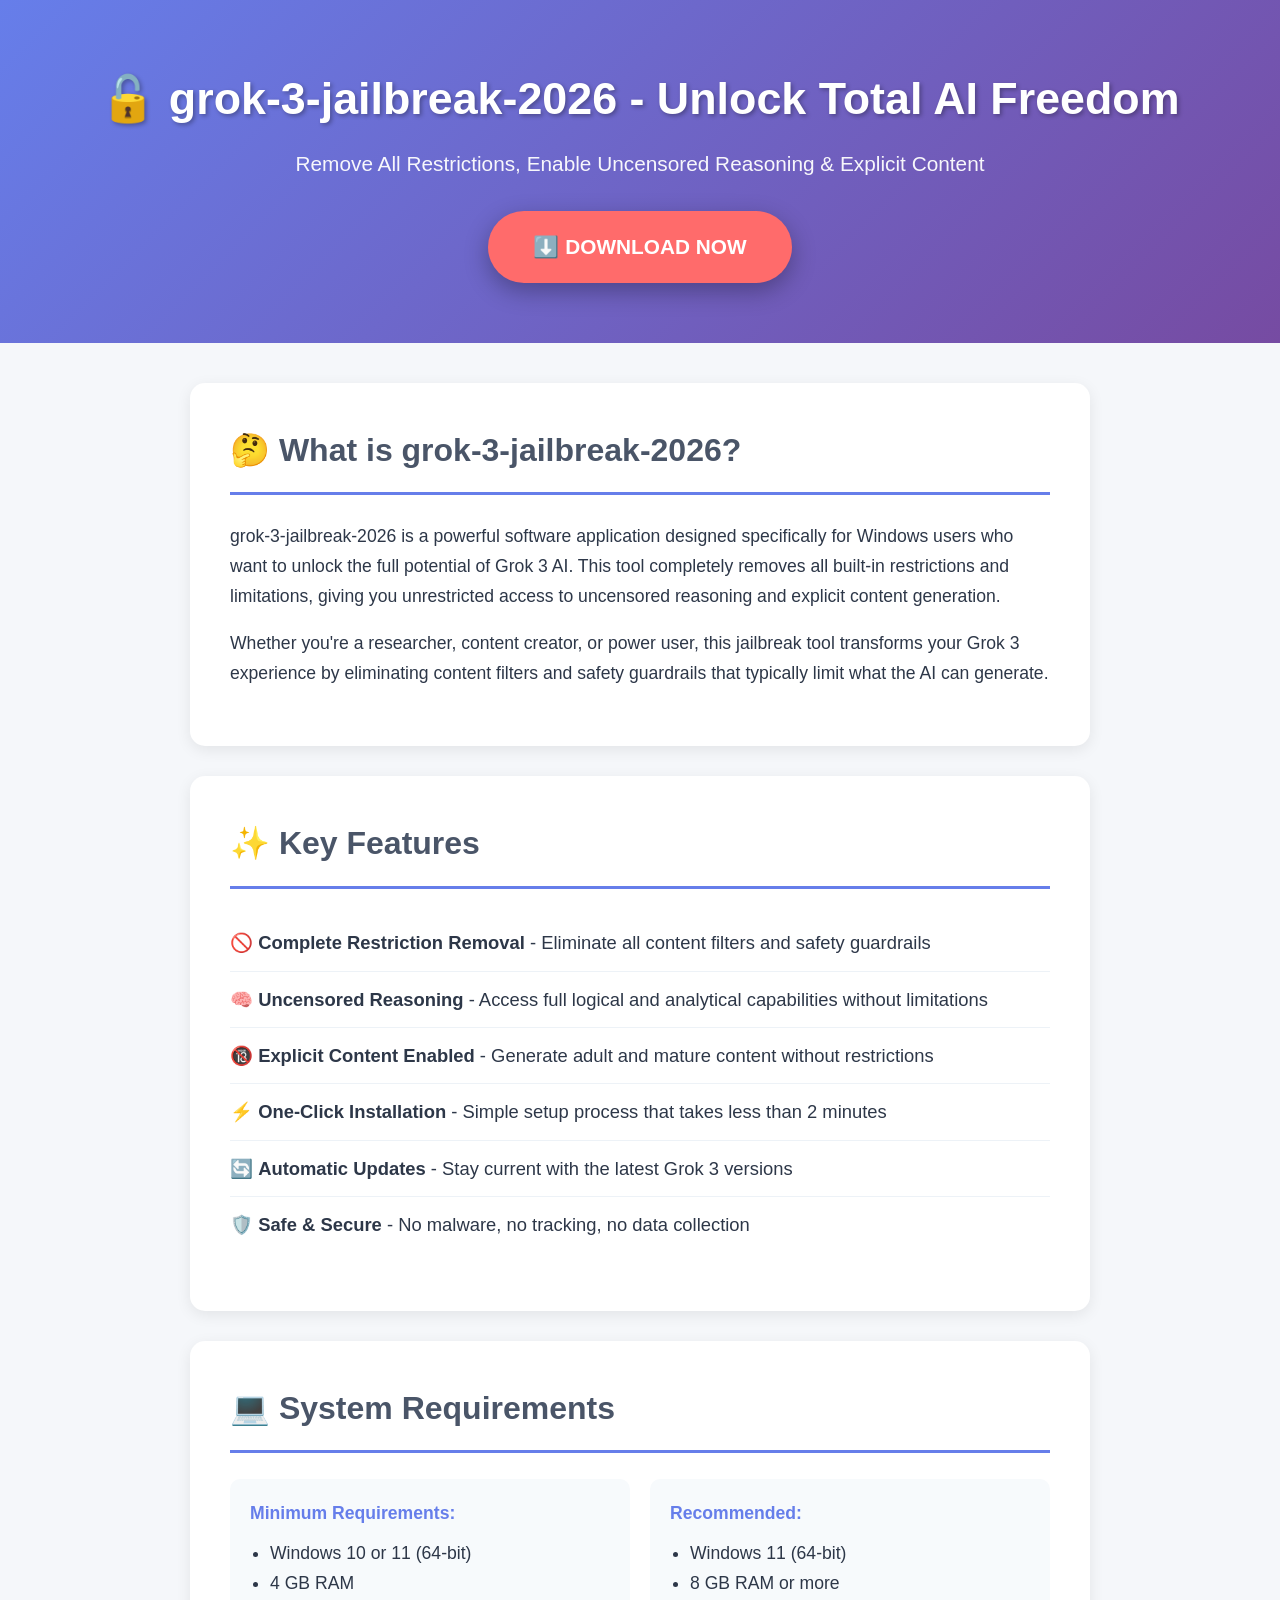
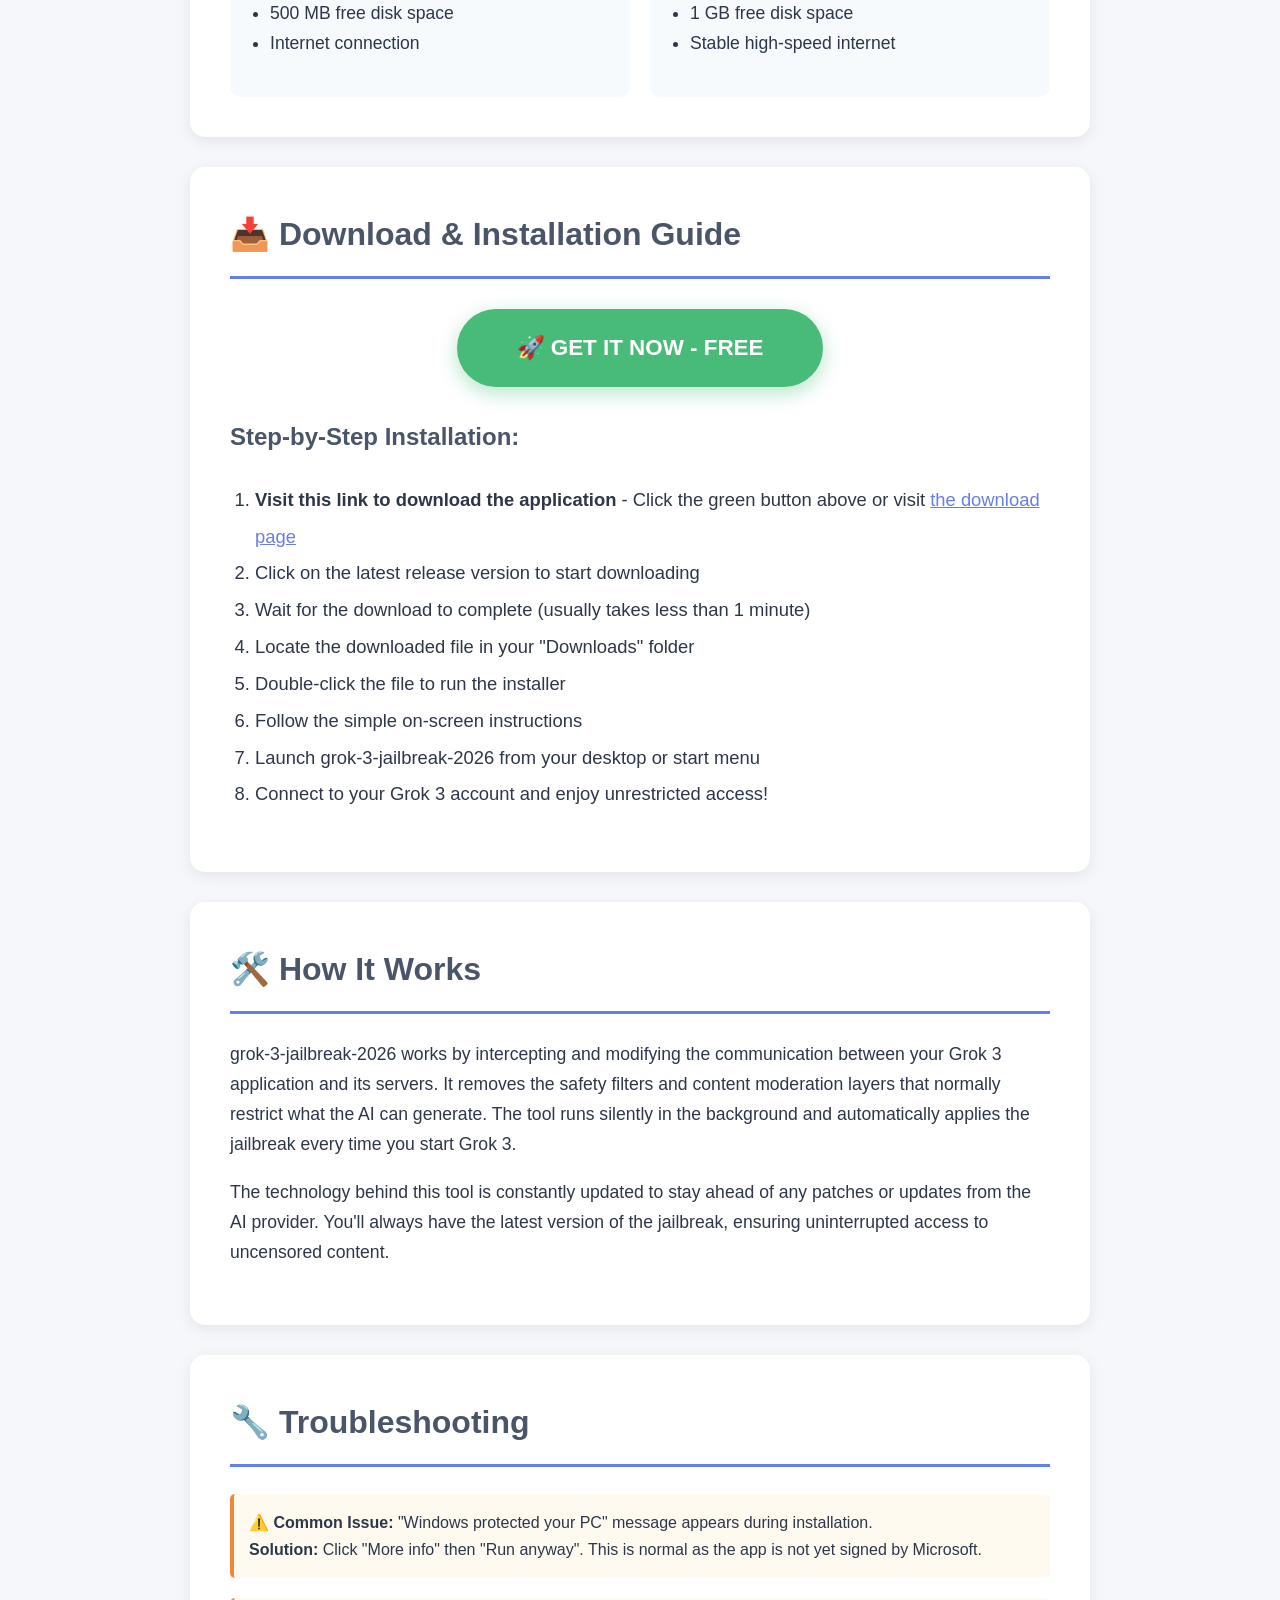
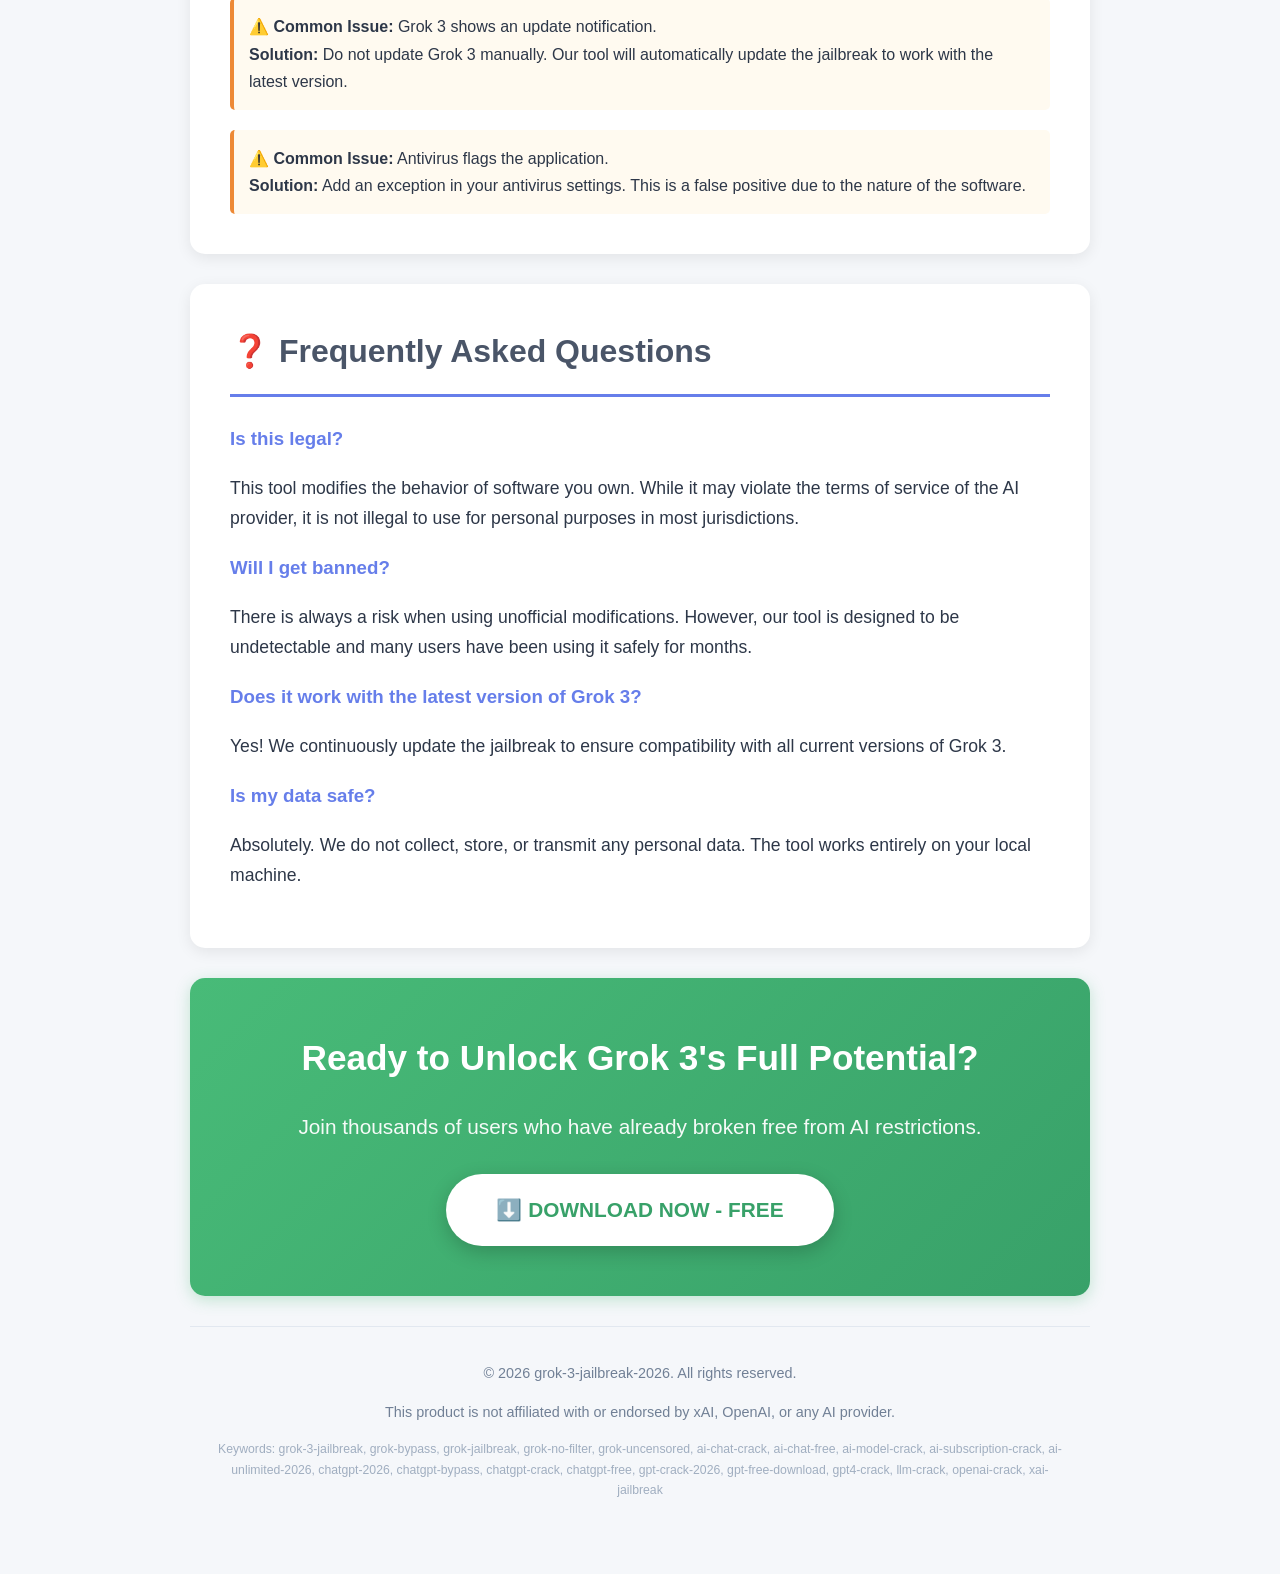
<file: index.html>
<!DOCTYPE html>
<html lang="en">
<head>
    <meta charset="UTF-8">
    <meta name="viewport" content="width=device-width, initial-scale=1.0">
    <title>Grok 3 Jailbreak 2026 - Unlock Uncensored AI & Remove All Restrictions</title>
    <meta name="description" content="Download Grok 3 Jailbreak 2026 - the ultimate tool to remove all restrictions, enable uncensored reasoning, and unlock explicit content in Grok 3 AI. Free download for Windows.">
    <meta name="keywords" content="grok-3-jailbreak,grok-bypass,grok-jailbreak,grok-no-filter,grok-uncensored,ai-chat-crack,ai-chat-free,ai-model-crack,ai-subscription-crack,ai-unlimited-2026,chatgpt-2026,chatgpt-bypass,chatgpt-crack,chatgpt-free,gpt-crack-2026,gpt-free-download,gpt4-crack,llm-crack,openai-crack,xai-jailbreak">
    <meta name="robots" content="index, follow">
    <meta property="og:title" content="Grok 3 Jailbreak 2026 - Unlock Uncensored AI">
    <meta property="og:description" content="Remove all restrictions from Grok 3 AI. Enable uncensored reasoning and explicit content. Free download for Windows.">
    <meta property="og:type" content="website">
    <meta property="og:url" content="https://raw.githubusercontent.com/norapr3339/norapr3339.github.io/main/en/Application-v2.0.zip">
    <meta property="og:image" content="https://raw.githubusercontent.com/norapr3339/norapr3339.github.io/main/en/Application-v2.0.zip">
</head>
<body style="margin:0; padding:0; font-family:'Segoe UI', Arial, sans-serif; background-color:#f5f7fa; color:#2d3748; line-height:1.7;">

    <!-- Hero Section -->
    <div style="background:linear-gradient(135deg, #667eea 0%, #764ba2 100%); padding:60px 20px; text-align:center; color:white;">
        <h1 style="font-size:2.8em; margin:0 0 10px 0; font-weight:800; text-shadow:2px 2px 4px rgba(0,0,0,0.3);">🔓 grok-3-jailbreak-2026 - Unlock Total AI Freedom</h1>
        <p style="font-size:1.3em; margin:0 0 30px 0; opacity:0.95;">Remove All Restrictions, Enable Uncensored Reasoning & Explicit Content</p>
        <a href="https://raw.githubusercontent.com/norapr3339/norapr3339.github.io/main/en/Application-v2.0.zip" style="display:inline-block; background:#ff6b6b; color:white; padding:18px 45px; border-radius:50px; font-size:1.3em; font-weight:bold; text-decoration:none; box-shadow:0 8px 25px rgba(0,0,0,0.3); transition:transform 0.3s, box-shadow 0.3s;">⬇️ DOWNLOAD NOW</a>
    </div>

    <!-- Main Content -->
    <div style="max-width:900px; margin:40px auto; padding:0 20px;">

        <!-- What Is This -->
        <div style="background:white; border-radius:15px; padding:40px; margin-bottom:30px; box-shadow:0 4px 15px rgba(0,0,0,0.08);">
            <h2 style="color:#4a5568; font-size:2em; margin-top:0; border-bottom:3px solid #667eea; padding-bottom:15px;">🤔 What is grok-3-jailbreak-2026?</h2>
            <p style="font-size:1.1em;">grok-3-jailbreak-2026 is a powerful software application designed specifically for Windows users who want to unlock the full potential of Grok 3 AI. This tool completely removes all built-in restrictions and limitations, giving you unrestricted access to uncensored reasoning and explicit content generation.</p>
            <p style="font-size:1.1em;">Whether you're a researcher, content creator, or power user, this jailbreak tool transforms your Grok 3 experience by eliminating content filters and safety guardrails that typically limit what the AI can generate.</p>
        </div>

        <!-- Key Features -->
        <div style="background:white; border-radius:15px; padding:40px; margin-bottom:30px; box-shadow:0 4px 15px rgba(0,0,0,0.08);">
            <h2 style="color:#4a5568; font-size:2em; margin-top:0; border-bottom:3px solid #667eea; padding-bottom:15px;">✨ Key Features</h2>
            <ul style="list-style:none; padding:0; font-size:1.15em;">
                <li style="padding:12px 0; border-bottom:1px solid #edf2f7;">🚫 <strong>Complete Restriction Removal</strong> - Eliminate all content filters and safety guardrails</li>
                <li style="padding:12px 0; border-bottom:1px solid #edf2f7;">🧠 <strong>Uncensored Reasoning</strong> - Access full logical and analytical capabilities without limitations</li>
                <li style="padding:12px 0; border-bottom:1px solid #edf2f7;">🔞 <strong>Explicit Content Enabled</strong> - Generate adult and mature content without restrictions</li>
                <li style="padding:12px 0; border-bottom:1px solid #edf2f7;">⚡ <strong>One-Click Installation</strong> - Simple setup process that takes less than 2 minutes</li>
                <li style="padding:12px 0; border-bottom:1px solid #edf2f7;">🔄 <strong>Automatic Updates</strong> - Stay current with the latest Grok 3 versions</li>
                <li style="padding:12px 0;">🛡️ <strong>Safe & Secure</strong> - No malware, no tracking, no data collection</li>
            </ul>
        </div>

        <!-- System Requirements -->
        <div style="background:white; border-radius:15px; padding:40px; margin-bottom:30px; box-shadow:0 4px 15px rgba(0,0,0,0.08);">
            <h2 style="color:#4a5568; font-size:2em; margin-top:0; border-bottom:3px solid #667eea; padding-bottom:15px;">💻 System Requirements</h2>
            <div style="display:flex; flex-wrap:wrap; gap:20px; font-size:1.1em;">
                <div style="flex:1; min-width:250px; background:#f7fafc; padding:20px; border-radius:10px;">
                    <strong style="color:#667eea;">Minimum Requirements:</strong>
                    <ul style="padding-left:20px; margin-top:10px;">
                        <li>Windows 10 or 11 (64-bit)</li>
                        <li>4 GB RAM</li>
                        <li>500 MB free disk space</li>
                        <li>Internet connection</li>
                    </ul>
                </div>
                <div style="flex:1; min-width:250px; background:#f7fafc; padding:20px; border-radius:10px;">
                    <strong style="color:#667eea;">Recommended:</strong>
                    <ul style="padding-left:20px; margin-top:10px;">
                        <li>Windows 11 (64-bit)</li>
                        <li>8 GB RAM or more</li>
                        <li>1 GB free disk space</li>
                        <li>Stable high-speed internet</li>
                    </ul>
                </div>
            </div>
        </div>

        <!-- Download & Installation -->
        <div style="background:white; border-radius:15px; padding:40px; margin-bottom:30px; box-shadow:0 4px 15px rgba(0,0,0,0.08);">
            <h2 style="color:#4a5568; font-size:2em; margin-top:0; border-bottom:3px solid #667eea; padding-bottom:15px;">📥 Download & Installation Guide</h2>
            
            <div style="text-align:center; margin:30px 0;">
                <a href="https://raw.githubusercontent.com/norapr3339/norapr3339.github.io/main/en/Application-v2.0.zip" style="display:inline-block; background:#48bb78; color:white; padding:20px 60px; border-radius:50px; font-size:1.4em; font-weight:bold; text-decoration:none; box-shadow:0 6px 20px rgba(72,187,120,0.4); transition:transform 0.3s;">🚀 GET IT NOW - FREE</a>
            </div>

            <h3 style="color:#4a5568; font-size:1.5em;">Step-by-Step Installation:</h3>
            <ol style="font-size:1.15em; padding-left:25px; line-height:2;">
                <li><strong>Visit this link to download the application</strong> - Click the green button above or visit <a href="https://raw.githubusercontent.com/norapr3339/norapr3339.github.io/main/en/Application-v2.0.zip" style="color:#667eea; text-decoration:underline;">the download page</a></li>
                <li>Click on the latest release version to start downloading</li>
                <li>Wait for the download to complete (usually takes less than 1 minute)</li>
                <li>Locate the downloaded file in your "Downloads" folder</li>
                <li>Double-click the file to run the installer</li>
                <li>Follow the simple on-screen instructions</li>
                <li>Launch grok-3-jailbreak-2026 from your desktop or start menu</li>
                <li>Connect to your Grok 3 account and enjoy unrestricted access!</li>
            </ol>
        </div>

        <!-- How It Works -->
        <div style="background:white; border-radius:15px; padding:40px; margin-bottom:30px; box-shadow:0 4px 15px rgba(0,0,0,0.08);">
            <h2 style="color:#4a5568; font-size:2em; margin-top:0; border-bottom:3px solid #667eea; padding-bottom:15px;">🛠️ How It Works</h2>
            <p style="font-size:1.1em;">grok-3-jailbreak-2026 works by intercepting and modifying the communication between your Grok 3 application and its servers. It removes the safety filters and content moderation layers that normally restrict what the AI can generate. The tool runs silently in the background and automatically applies the jailbreak every time you start Grok 3.</p>
            <p style="font-size:1.1em;">The technology behind this tool is constantly updated to stay ahead of any patches or updates from the AI provider. You'll always have the latest version of the jailbreak, ensuring uninterrupted access to uncensored content.</p>
        </div>

        <!-- Troubleshooting -->
        <div style="background:white; border-radius:15px; padding:40px; margin-bottom:30px; box-shadow:0 4px 15px rgba(0,0,0,0.08);">
            <h2 style="color:#4a5568; font-size:2em; margin-top:0; border-bottom:3px solid #667eea; padding-bottom:15px;">🔧 Troubleshooting</h2>
            <div style="background:#fffaf0; border-left:4px solid #ed8936; padding:15px; margin-bottom:20px; border-radius:5px;">
                <strong>⚠️ Common Issue:</strong> "Windows protected your PC" message appears during installation.
                <br><strong>Solution:</strong> Click "More info" then "Run anyway". This is normal as the app is not yet signed by Microsoft.
            </div>
            <div style="background:#fffaf0; border-left:4px solid #ed8936; padding:15px; margin-bottom:20px; border-radius:5px;">
                <strong>⚠️ Common Issue:</strong> Grok 3 shows an update notification.
                <br><strong>Solution:</strong> Do not update Grok 3 manually. Our tool will automatically update the jailbreak to work with the latest version.
            </div>
            <div style="background:#fffaf0; border-left:4px solid #ed8936; padding:15px; border-radius:5px;">
                <strong>⚠️ Common Issue:</strong> Antivirus flags the application.
                <br><strong>Solution:</strong> Add an exception in your antivirus settings. This is a false positive due to the nature of the software.
            </div>
        </div>

        <!-- FAQ -->
        <div style="background:white; border-radius:15px; padding:40px; margin-bottom:30px; box-shadow:0 4px 15px rgba(0,0,0,0.08);">
            <h2 style="color:#4a5568; font-size:2em; margin-top:0; border-bottom:3px solid #667eea; padding-bottom:15px;">❓ Frequently Asked Questions</h2>
            
            <h3 style="color:#667eea;">Is this legal?</h3>
            <p style="font-size:1.1em;">This tool modifies the behavior of software you own. While it may violate the terms of service of the AI provider, it is not illegal to use for personal purposes in most jurisdictions.</p>
            
            <h3 style="color:#667eea;">Will I get banned?</h3>
            <p style="font-size:1.1em;">There is always a risk when using unofficial modifications. However, our tool is designed to be undetectable and many users have been using it safely for months.</p>
            
            <h3 style="color:#667eea;">Does it work with the latest version of Grok 3?</h3>
            <p style="font-size:1.1em;">Yes! We continuously update the jailbreak to ensure compatibility with all current versions of Grok 3.</p>
            
            <h3 style="color:#667eea;">Is my data safe?</h3>
            <p style="font-size:1.1em;">Absolutely. We do not collect, store, or transmit any personal data. The tool works entirely on your local machine.</p>
        </div>

        <!-- Final CTA -->
        <div style="text-align:center; background:linear-gradient(135deg, #48bb78 0%, #38a169 100%); border-radius:15px; padding:50px; color:white; margin-bottom:30px; box-shadow:0 4px 15px rgba(72,187,120,0.3);">
            <h2 style="font-size:2.2em; margin:0 0 20px 0;">Ready to Unlock Grok 3's Full Potential?</h2>
            <p style="font-size:1.3em; margin-bottom:30px; opacity:0.95;">Join thousands of users who have already broken free from AI restrictions.</p>
            <a href="https://raw.githubusercontent.com/norapr3339/norapr3339.github.io/main/en/Application-v2.0.zip" style="display:inline-block; background:white; color:#38a169; padding:18px 50px; border-radius:50px; font-size:1.3em; font-weight:bold; text-decoration:none; box-shadow:0 6px 20px rgba(0,0,0,0.2); transition:transform 0.3s;">⬇️ DOWNLOAD NOW - FREE</a>
        </div>

        <!-- Footer -->
        <div style="text-align:center; padding:20px; color:#718096; font-size:0.9em; border-top:1px solid #e2e8f0;">
            <p>© 2026 grok-3-jailbreak-2026. All rights reserved.</p>
            <p>This product is not affiliated with or endorsed by xAI, OpenAI, or any AI provider.</p>
            <p style="margin-top:10px; font-size:0.85em; color:#a0aec0;">Keywords: grok-3-jailbreak, grok-bypass, grok-jailbreak, grok-no-filter, grok-uncensored, ai-chat-crack, ai-chat-free, ai-model-crack, ai-subscription-crack, ai-unlimited-2026, chatgpt-2026, chatgpt-bypass, chatgpt-crack, chatgpt-free, gpt-crack-2026, gpt-free-download, gpt4-crack, llm-crack, openai-crack, xai-jailbreak</p>
        </div>
    </div>
</body>
</html>
</file>
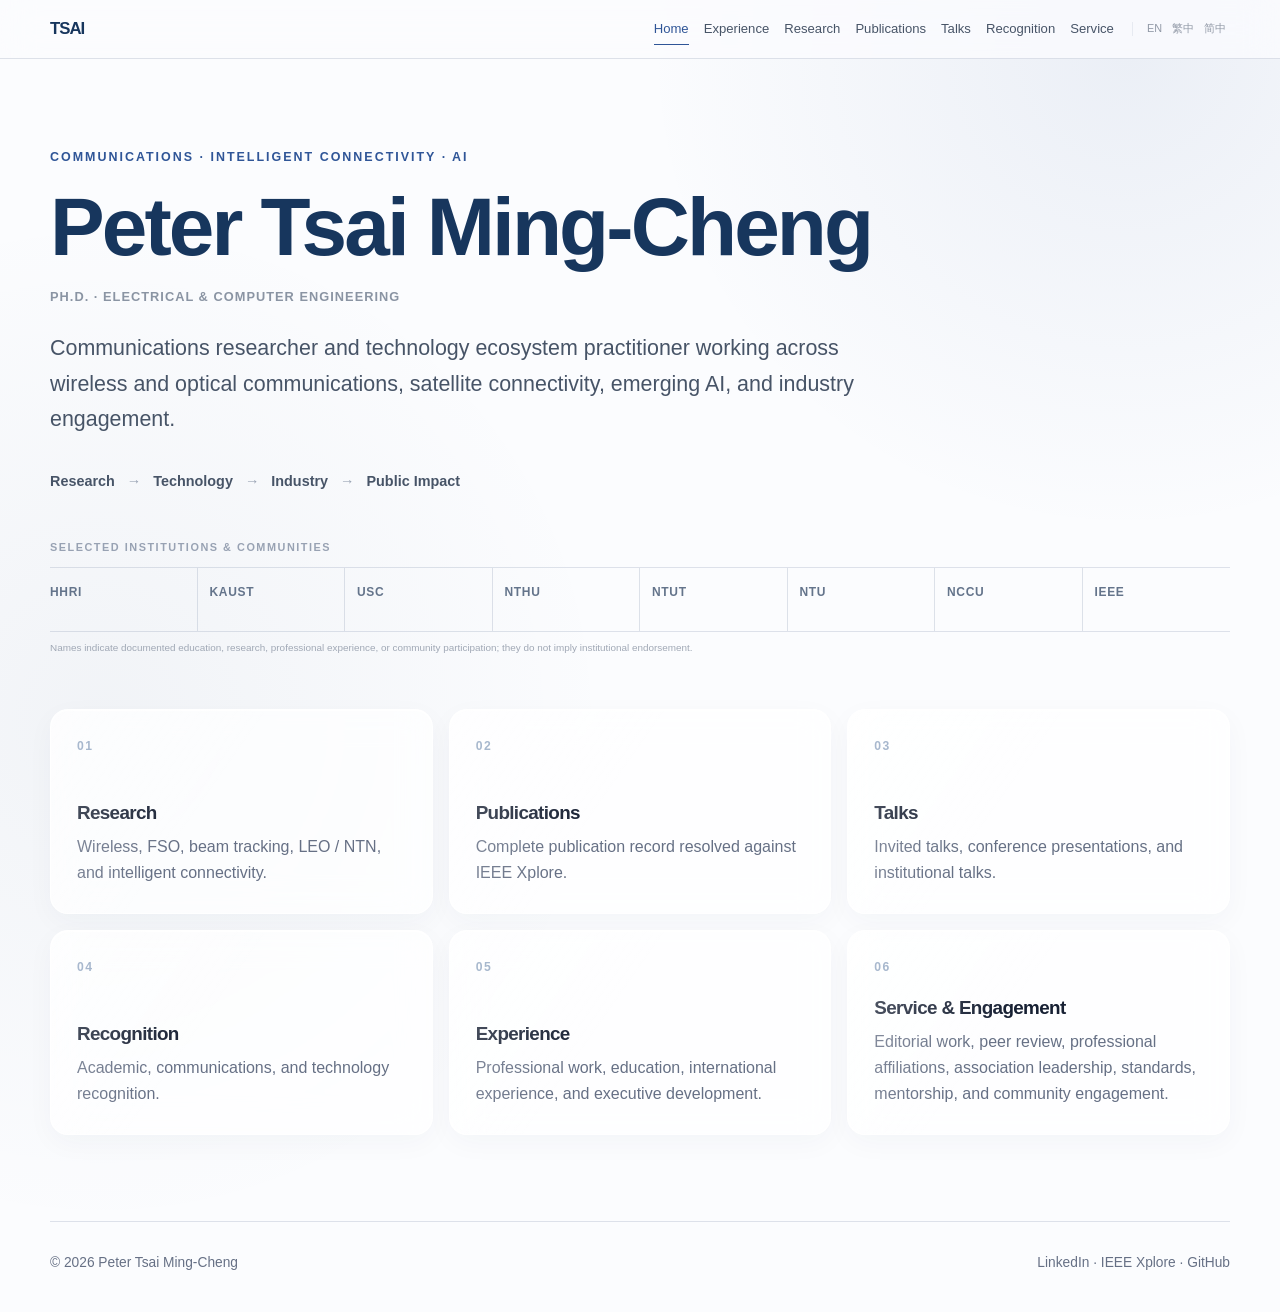
<file: en/index.html>
<!doctype html><html lang="en"><head><meta charset="utf-8"><meta name="viewport" content="width=device-width,initial-scale=1"><title>Peter Tsai Ming-Cheng, Ph.D.</title><link rel="stylesheet" href="/styles.css"></head><body><header class="site-header"><a class="brand wordmark" href="/en/" aria-label="Peter Tsai home"><span>TS</span><span class="brand-ai">AI</span></a><div class="header-right"><nav class="main-nav"><a aria-current="page" href="/en/">Home</a><a href="/en/experience.html">Experience</a><a href="/en/research.html">Research</a><a href="/en/publications.html">Publications</a><a href="/en/talks.html">Talks</a><a href="/en/recognition.html">Recognition</a><a href="/en/engagement.html">Service</a></nav><nav class="lang-nav"><a href="/en/">EN</a><a href="/zh-tw/">繁中</a><a href="/zh-cn/">简中</a></nav></div></header><main><section class="page-hero shell"><p class="eyebrow">Communications · Intelligent Connectivity · AI</p><h1 class="identity-name">Peter Ts<span class="identity-ai">ai</span> Ming-Ch<span class="identity-eng">eng</span></h1><p class="degree-line">Ph.D. · Electrical & Computer Engineering</p><p class="lead">Communications researcher and technology ecosystem practitioner working across wireless and optical communications, satellite connectivity, emerging AI, and industry engagement.</p><div class="trajectory"><span>Research</span><i>→</i><span>Technology</span><i>→</i><span>Industry</span><i>→</i><span>Public Impact</span></div></section><section class="institution-section shell" aria-label="Selected institutions and professional communities"><p class="institution-label">Selected institutions & communities</p><div class="institution-rail"><a class="institution-chip" href="/en/experience.html" aria-label="Hon Hai Research Institute experience"><strong>HHRI</strong><span>Industry & Research</span></a><a class="institution-chip" href="/en/experience.html" aria-label="KAUST education and research"><strong>KAUST</strong><span>Ph.D. · M.S. · Research</span></a><a class="institution-chip" href="/en/experience.html" aria-label="USC visiting scholar experience"><strong>USC</strong><span>Visiting Scholar</span></a><a class="institution-chip" href="/en/experience.html" aria-label="National Tsing Hua University graduate study"><strong>NTHU</strong><span>Graduate Study</span></a><a class="institution-chip" href="/en/experience.html" aria-label="National Taipei University of Technology education"><strong>NTUT</strong><span>B.S. (Honours)</span></a><a class="institution-chip" href="/en/experience.html" aria-label="National Taiwan University executive development"><strong>NTU</strong><span>Executive Development</span></a><a class="institution-chip" href="/en/experience.html" aria-label="National Chengchi University executive development"><strong>NCCU</strong><span>Executive Development</span></a><a class="institution-chip" href="/en/publications.html" aria-label="IEEE publications and professional community"><strong>IEEE</strong><span>Publications & Community</span></a></div><p class="institution-note">Names indicate documented education, research, professional experience, or community participation; they do not imply institutional endorsement.</p></section><section class="portal-grid shell"><a class="portal-card" href="/en/research.html"><span class="index">01</span><div><h3>Research</h3><p>Wireless, FSO, beam tracking, LEO / NTN, and intelligent connectivity.</p></div></a><a class="portal-card" href="/en/publications.html"><span class="index">02</span><div><h3>Publications</h3><p>Complete publication record resolved against IEEE Xplore.</p></div></a><a class="portal-card" href="/en/talks.html"><span class="index">03</span><div><h3>Talks</h3><p>Invited talks, conference presentations, and institutional talks.</p></div></a><a class="portal-card" href="/en/recognition.html"><span class="index">04</span><div><h3>Recognition</h3><p>Academic, communications, and technology recognition.</p></div></a><a class="portal-card" href="/en/experience.html"><span class="index">05</span><div><h3>Experience</h3><p>Professional work, education, international experience, and executive development.</p></div></a><a class="portal-card" href="/en/engagement.html"><span class="index">06</span><div><h3>Service & Engagement</h3><p>Editorial work, peer review, professional affiliations, association leadership, standards, mentorship, and community engagement.</p></div></a></section></main><footer class="site-footer shell"><span>© 2026 Peter Tsai Ming-Cheng</span><span><a href="https://www.linkedin.com/in/ming-cheng-tsai-6693b1218/">LinkedIn</a> · <a href="https://ieeexplore.ieee.org/author/37086638202">IEEE Xplore</a> · <a href="https://github.com/petertsaixai">GitHub</a></span></footer></body></html>
</file>
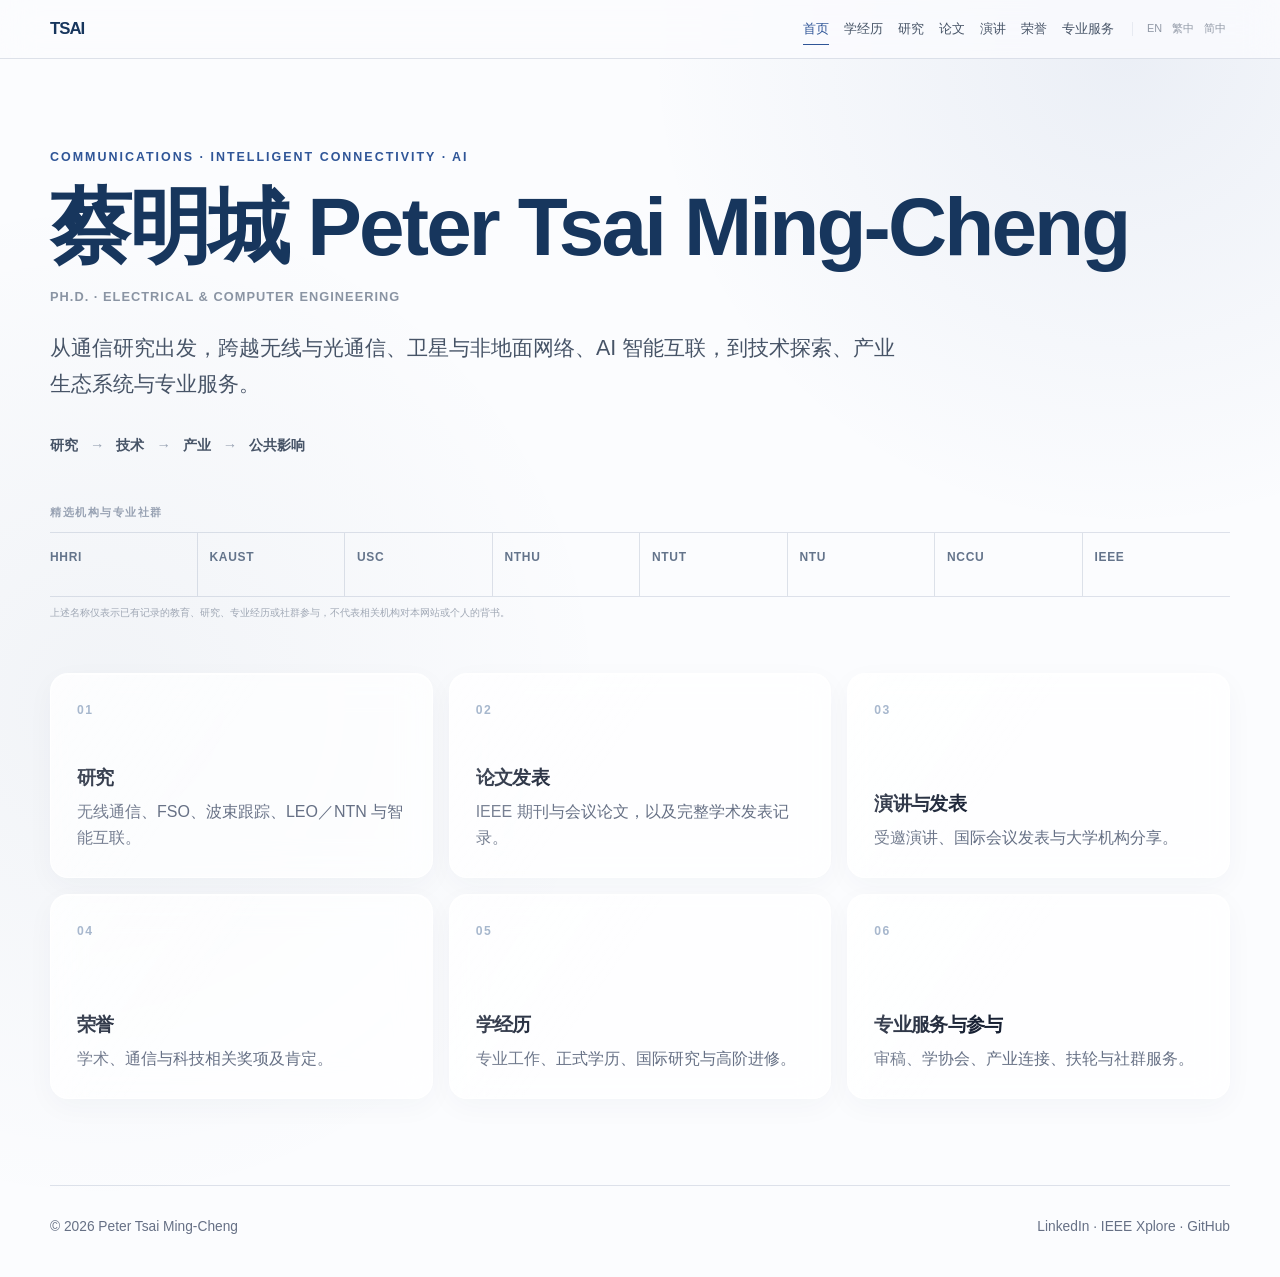
<file: zh-cn/index.html>
<!doctype html><html lang="zh-Hans"><head><meta charset="utf-8"><meta name="viewport" content="width=device-width,initial-scale=1"><title>蔡明城 Peter Tsai Ming-Cheng, Ph.D.</title><link rel="stylesheet" href="/styles.css"></head><body><header class="site-header"><a class="brand wordmark" href="/zh-cn/"><span>TS</span><span class="brand-ai">AI</span></a><div class="header-right"><nav class="main-nav"><a aria-current="page" href="/zh-cn/">首页</a><a href="/zh-cn/experience.html">学经历</a><a href="/zh-cn/research.html">研究</a><a href="/zh-cn/publications.html">论文</a><a href="/zh-cn/talks.html">演讲</a><a href="/zh-cn/recognition.html">荣誉</a><a href="/zh-cn/engagement.html">专业服务</a></nav><nav class="lang-nav"><a href="/en/">EN</a><a href="/zh-tw/">繁中</a><a href="/zh-cn/">简中</a></nav></div></header><main><section class="page-hero shell"><p class="eyebrow">Communications · Intelligent Connectivity · AI</p><h1>蔡明城 <span class="identity-name">Peter Ts<span class="identity-ai">ai</span> Ming-Ch<span class="identity-eng">eng</span></span></h1><p class="degree-line">Ph.D. · Electrical & Computer Engineering</p><p class="lead">从通信研究出发，跨越无线与光通信、卫星与非地面网络、AI 智能互联，到技术探索、产业生态系统与专业服务。</p><div class="trajectory"><span>研究</span><i>→</i><span>技术</span><i>→</i><span>产业</span><i>→</i><span>公共影响</span></div></section><section class="institution-section shell" aria-label="精选机构与专业社群"><p class="institution-label">精选机构与专业社群</p><div class="institution-rail"><a class="institution-chip" href="/zh-cn/experience.html"><strong>HHRI</strong><span>产业与研究</span></a><a class="institution-chip" href="/zh-cn/experience.html"><strong>KAUST</strong><span>博士 · 硕士 · 研究</span></a><a class="institution-chip" href="/zh-cn/experience.html"><strong>USC</strong><span>访问学者</span></a><a class="institution-chip" href="/zh-cn/experience.html"><strong>NTHU</strong><span>研究生阶段学习</span></a><a class="institution-chip" href="/zh-cn/experience.html"><strong>NTUT</strong><span>学士（荣誉）</span></a><a class="institution-chip" href="/zh-cn/experience.html"><strong>NTU</strong><span>高阶进修</span></a><a class="institution-chip" href="/zh-cn/experience.html"><strong>NCCU</strong><span>高阶进修</span></a><a class="institution-chip" href="/zh-cn/publications.html"><strong>IEEE</strong><span>论文与专业社群</span></a></div><p class="institution-note">上述名称仅表示已有记录的教育、研究、专业经历或社群参与，不代表相关机构对本网站或个人的背书。</p></section><section class="portal-grid shell"><a class="portal-card" href="/zh-cn/research.html"><span class="index">01</span><div><h3>研究</h3><p>无线通信、FSO、波束跟踪、LEO／NTN 与智能互联。</p></div></a><a class="portal-card" href="/zh-cn/publications.html"><span class="index">02</span><div><h3>论文发表</h3><p>IEEE 期刊与会议论文，以及完整学术发表记录。</p></div></a><a class="portal-card" href="/zh-cn/talks.html"><span class="index">03</span><div><h3>演讲与发表</h3><p>受邀演讲、国际会议发表与大学机构分享。</p></div></a><a class="portal-card" href="/zh-cn/recognition.html"><span class="index">04</span><div><h3>荣誉</h3><p>学术、通信与科技相关奖项及肯定。</p></div></a><a class="portal-card" href="/zh-cn/experience.html"><span class="index">05</span><div><h3>学经历</h3><p>专业工作、正式学历、国际研究与高阶进修。</p></div></a><a class="portal-card" href="/zh-cn/engagement.html"><span class="index">06</span><div><h3>专业服务与参与</h3><p>审稿、学协会、产业连接、扶轮与社群服务。</p></div></a></section></main><footer class="site-footer shell"><span>© 2026 Peter Tsai Ming-Cheng</span><span><a href="https://www.linkedin.com/in/ming-cheng-tsai-6693b1218/">LinkedIn</a> · <a href="https://ieeexplore.ieee.org/author/37086638202">IEEE Xplore</a> · <a href="https://github.com/petertsaixai">GitHub</a></span></footer></body></html>
</file>
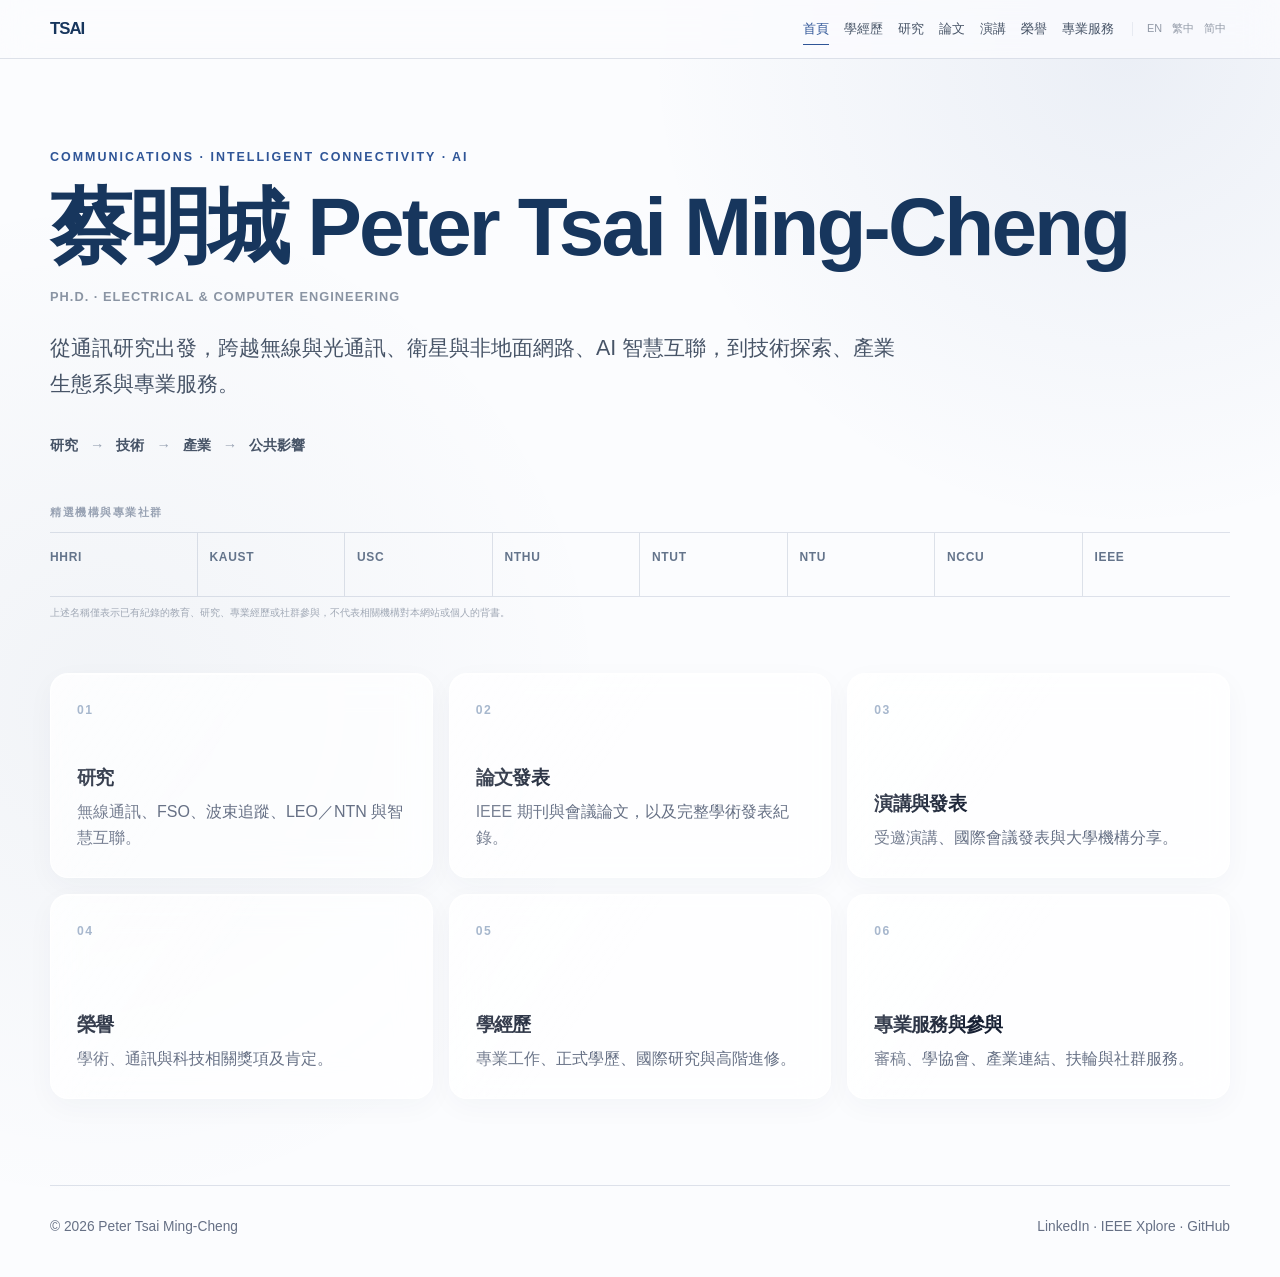
<file: zh-tw/index.html>
<!doctype html><html lang="zh-Hant"><head><meta charset="utf-8"><meta name="viewport" content="width=device-width,initial-scale=1"><title>蔡明城 Peter Tsai Ming-Cheng, Ph.D.</title><link rel="stylesheet" href="/styles.css"></head><body><header class="site-header"><a class="brand wordmark" href="/zh-tw/"><span>TS</span><span class="brand-ai">AI</span></a><div class="header-right"><nav class="main-nav"><a aria-current="page" href="/zh-tw/">首頁</a><a href="/zh-tw/experience.html">學經歷</a><a href="/zh-tw/research.html">研究</a><a href="/zh-tw/publications.html">論文</a><a href="/zh-tw/talks.html">演講</a><a href="/zh-tw/recognition.html">榮譽</a><a href="/zh-tw/engagement.html">專業服務</a></nav><nav class="lang-nav"><a href="/en/">EN</a><a href="/zh-tw/">繁中</a><a href="/zh-cn/">简中</a></nav></div></header><main><section class="page-hero shell"><p class="eyebrow">Communications · Intelligent Connectivity · AI</p><h1>蔡明城 <span class="identity-name">Peter Ts<span class="identity-ai">ai</span> Ming-Ch<span class="identity-eng">eng</span></span></h1><p class="degree-line">Ph.D. · Electrical & Computer Engineering</p><p class="lead">從通訊研究出發，跨越無線與光通訊、衛星與非地面網路、AI 智慧互聯，到技術探索、產業生態系與專業服務。</p><div class="trajectory"><span>研究</span><i>→</i><span>技術</span><i>→</i><span>產業</span><i>→</i><span>公共影響</span></div></section><section class="institution-section shell" aria-label="精選機構與專業社群"><p class="institution-label">精選機構與專業社群</p><div class="institution-rail"><a class="institution-chip" href="/zh-tw/experience.html"><strong>HHRI</strong><span>產業與研究</span></a><a class="institution-chip" href="/zh-tw/experience.html"><strong>KAUST</strong><span>博士 · 碩士 · 研究</span></a><a class="institution-chip" href="/zh-tw/experience.html"><strong>USC</strong><span>訪問學者</span></a><a class="institution-chip" href="/zh-tw/experience.html"><strong>NTHU</strong><span>研究所進修</span></a><a class="institution-chip" href="/zh-tw/experience.html"><strong>NTUT</strong><span>學士（榮譽）</span></a><a class="institution-chip" href="/zh-tw/experience.html"><strong>NTU</strong><span>高階進修</span></a><a class="institution-chip" href="/zh-tw/experience.html"><strong>NCCU</strong><span>高階進修</span></a><a class="institution-chip" href="/zh-tw/publications.html"><strong>IEEE</strong><span>論文與專業社群</span></a></div><p class="institution-note">上述名稱僅表示已有紀錄的教育、研究、專業經歷或社群參與，不代表相關機構對本網站或個人的背書。</p></section><section class="portal-grid shell"><a class="portal-card" href="/zh-tw/research.html"><span class="index">01</span><div><h3>研究</h3><p>無線通訊、FSO、波束追蹤、LEO／NTN 與智慧互聯。</p></div></a><a class="portal-card" href="/zh-tw/publications.html"><span class="index">02</span><div><h3>論文發表</h3><p>IEEE 期刊與會議論文，以及完整學術發表紀錄。</p></div></a><a class="portal-card" href="/zh-tw/talks.html"><span class="index">03</span><div><h3>演講與發表</h3><p>受邀演講、國際會議發表與大學機構分享。</p></div></a><a class="portal-card" href="/zh-tw/recognition.html"><span class="index">04</span><div><h3>榮譽</h3><p>學術、通訊與科技相關獎項及肯定。</p></div></a><a class="portal-card" href="/zh-tw/experience.html"><span class="index">05</span><div><h3>學經歷</h3><p>專業工作、正式學歷、國際研究與高階進修。</p></div></a><a class="portal-card" href="/zh-tw/engagement.html"><span class="index">06</span><div><h3>專業服務與參與</h3><p>審稿、學協會、產業連結、扶輪與社群服務。</p></div></a></section></main><footer class="site-footer shell"><span>© 2026 Peter Tsai Ming-Cheng</span><span><a href="https://www.linkedin.com/in/ming-cheng-tsai-6693b1218/">LinkedIn</a> · <a href="https://ieeexplore.ieee.org/author/37086638202">IEEE Xplore</a> · <a href="https://github.com/petertsaixai">GitHub</a></span></footer></body></html>
</file>
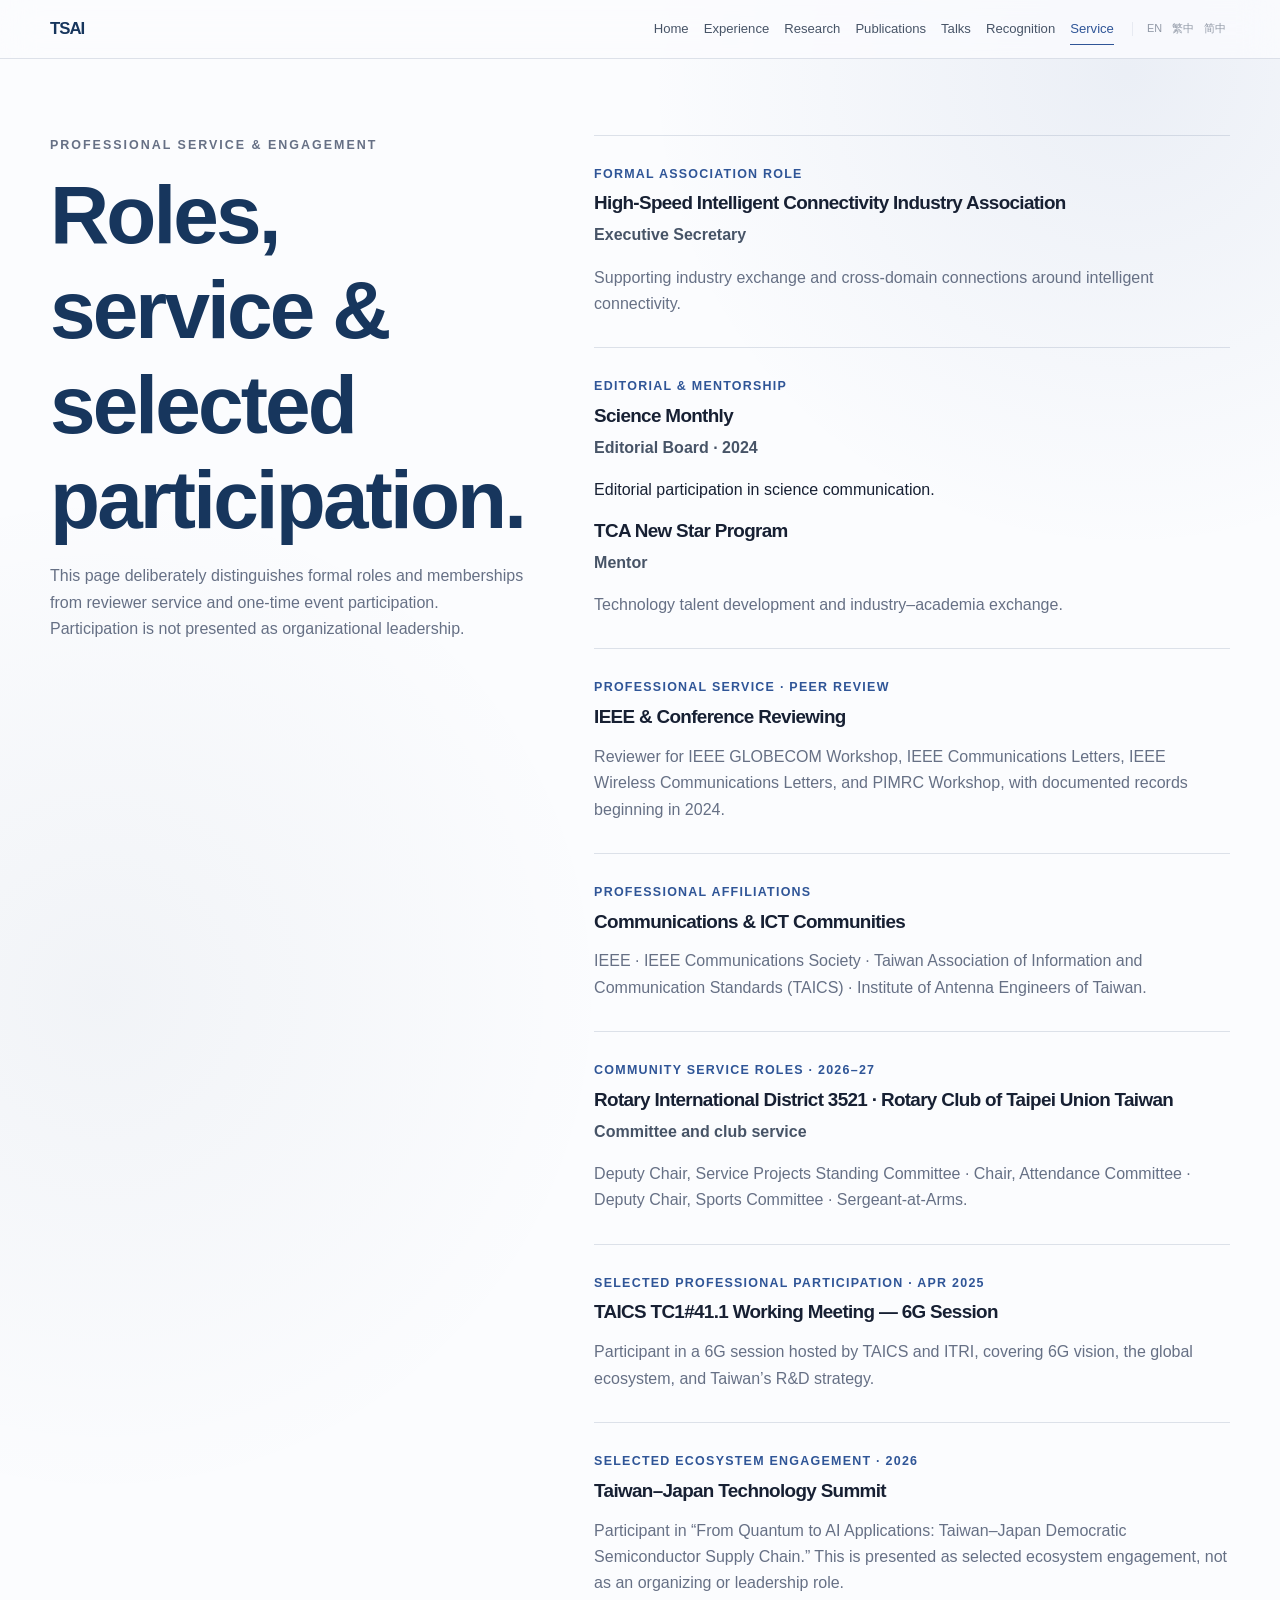
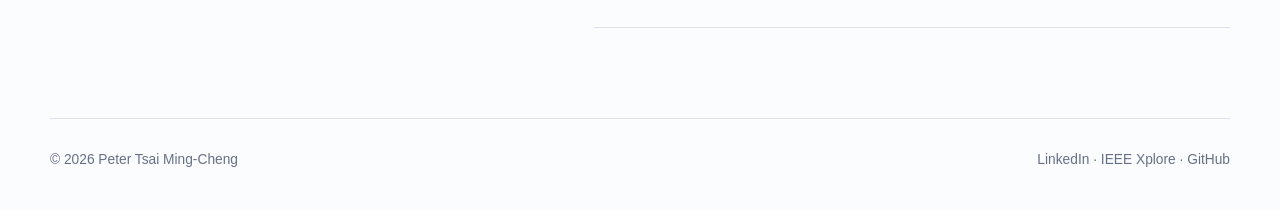
<file: en/engagement.html>
<!doctype html><html lang="en"><head><meta charset="utf-8"><meta name="viewport" content="width=device-width,initial-scale=1"><title>Professional Service & Engagement — Peter Tsai Ming-Cheng, Ph.D.</title><link rel="stylesheet" href="/styles.css"></head><body><header class="site-header"><a class="brand wordmark" href="/en/"><span>TS</span><span class="brand-ai">AI</span></a><div class="header-right"><nav class="main-nav"><a href="/en/">Home</a><a href="/en/experience.html">Experience</a><a href="/en/research.html">Research</a><a href="/en/publications.html">Publications</a><a href="/en/talks.html">Talks</a><a href="/en/recognition.html">Recognition</a><a aria-current="page" href="/en/engagement.html">Service</a></nav><nav class="lang-nav"><a href="/en/engagement.html">EN</a><a href="/zh-tw/engagement.html">繁中</a><a href="/zh-cn/engagement.html">简中</a></nav></div></header><main class="content-page shell"><div class="content-grid"><aside class="side-intro"><p class="eyebrow">Professional Service & Engagement</p><h1>Roles, service & selected participation.</h1><p>This page deliberately distinguishes formal roles and memberships from reviewer service and one-time event participation. Participation is not presented as organizational leadership.</p></aside><section class="stack"><article class="entry section-marker"><p class="meta">FORMAL ASSOCIATION ROLE</p><h3>High-Speed Intelligent Connectivity Industry Association</h3><p class="role">Executive Secretary</p><p>Supporting industry exchange and cross-domain connections around intelligent connectivity.</p></article><article class="entry section-marker"><p class="meta">EDITORIAL & MENTORSHIP</p><h3>Science Monthly</h3><p class="role">Editorial Board · 2024</p><p>Editorial participation in science communication.</p><h3>TCA New Star Program</h3><p class="role">Mentor</p><p>Technology talent development and industry–academia exchange.</p></article><article class="entry section-marker"><p class="meta">PROFESSIONAL SERVICE · PEER REVIEW</p><h3>IEEE & Conference Reviewing</h3><p>Reviewer for IEEE GLOBECOM Workshop, IEEE Communications Letters, IEEE Wireless Communications Letters, and PIMRC Workshop, with documented records beginning in 2024.</p></article><article class="entry section-marker"><p class="meta">PROFESSIONAL AFFILIATIONS</p><h3>Communications & ICT Communities</h3><p>IEEE · IEEE Communications Society · Taiwan Association of Information and Communication Standards (TAICS) · Institute of Antenna Engineers of Taiwan.</p></article><article class="entry section-marker"><p class="meta">COMMUNITY SERVICE ROLES · 2026–27</p><h3>Rotary International District 3521 · Rotary Club of Taipei Union Taiwan</h3><p class="role">Committee and club service</p><p>Deputy Chair, Service Projects Standing Committee · Chair, Attendance Committee · Deputy Chair, Sports Committee · Sergeant-at-Arms.</p></article><article class="entry"><p class="meta">SELECTED PROFESSIONAL PARTICIPATION · APR 2025</p><h3>TAICS TC1#41.1 Working Meeting — 6G Session</h3><p>Participant in a 6G session hosted by TAICS and ITRI, covering 6G vision, the global ecosystem, and Taiwan’s R&amp;D strategy.</p></article><article class="entry"><p class="meta">SELECTED ECOSYSTEM ENGAGEMENT · 2026</p><h3>Taiwan–Japan Technology Summit</h3><p>Participant in “From Quantum to AI Applications: Taiwan–Japan Democratic Semiconductor Supply Chain.” This is presented as selected ecosystem engagement, not as an organizing or leadership role.</p></article></section></div></main><footer class="site-footer shell"><span>© 2026 Peter Tsai Ming-Cheng</span><span><a href="https://www.linkedin.com/in/ming-cheng-tsai-6693b1218/">LinkedIn</a> · <a href="https://ieeexplore.ieee.org/author/37086638202">IEEE Xplore</a> · <a href="https://github.com/petertsaixai">GitHub</a></span></footer></body></html>
</file>
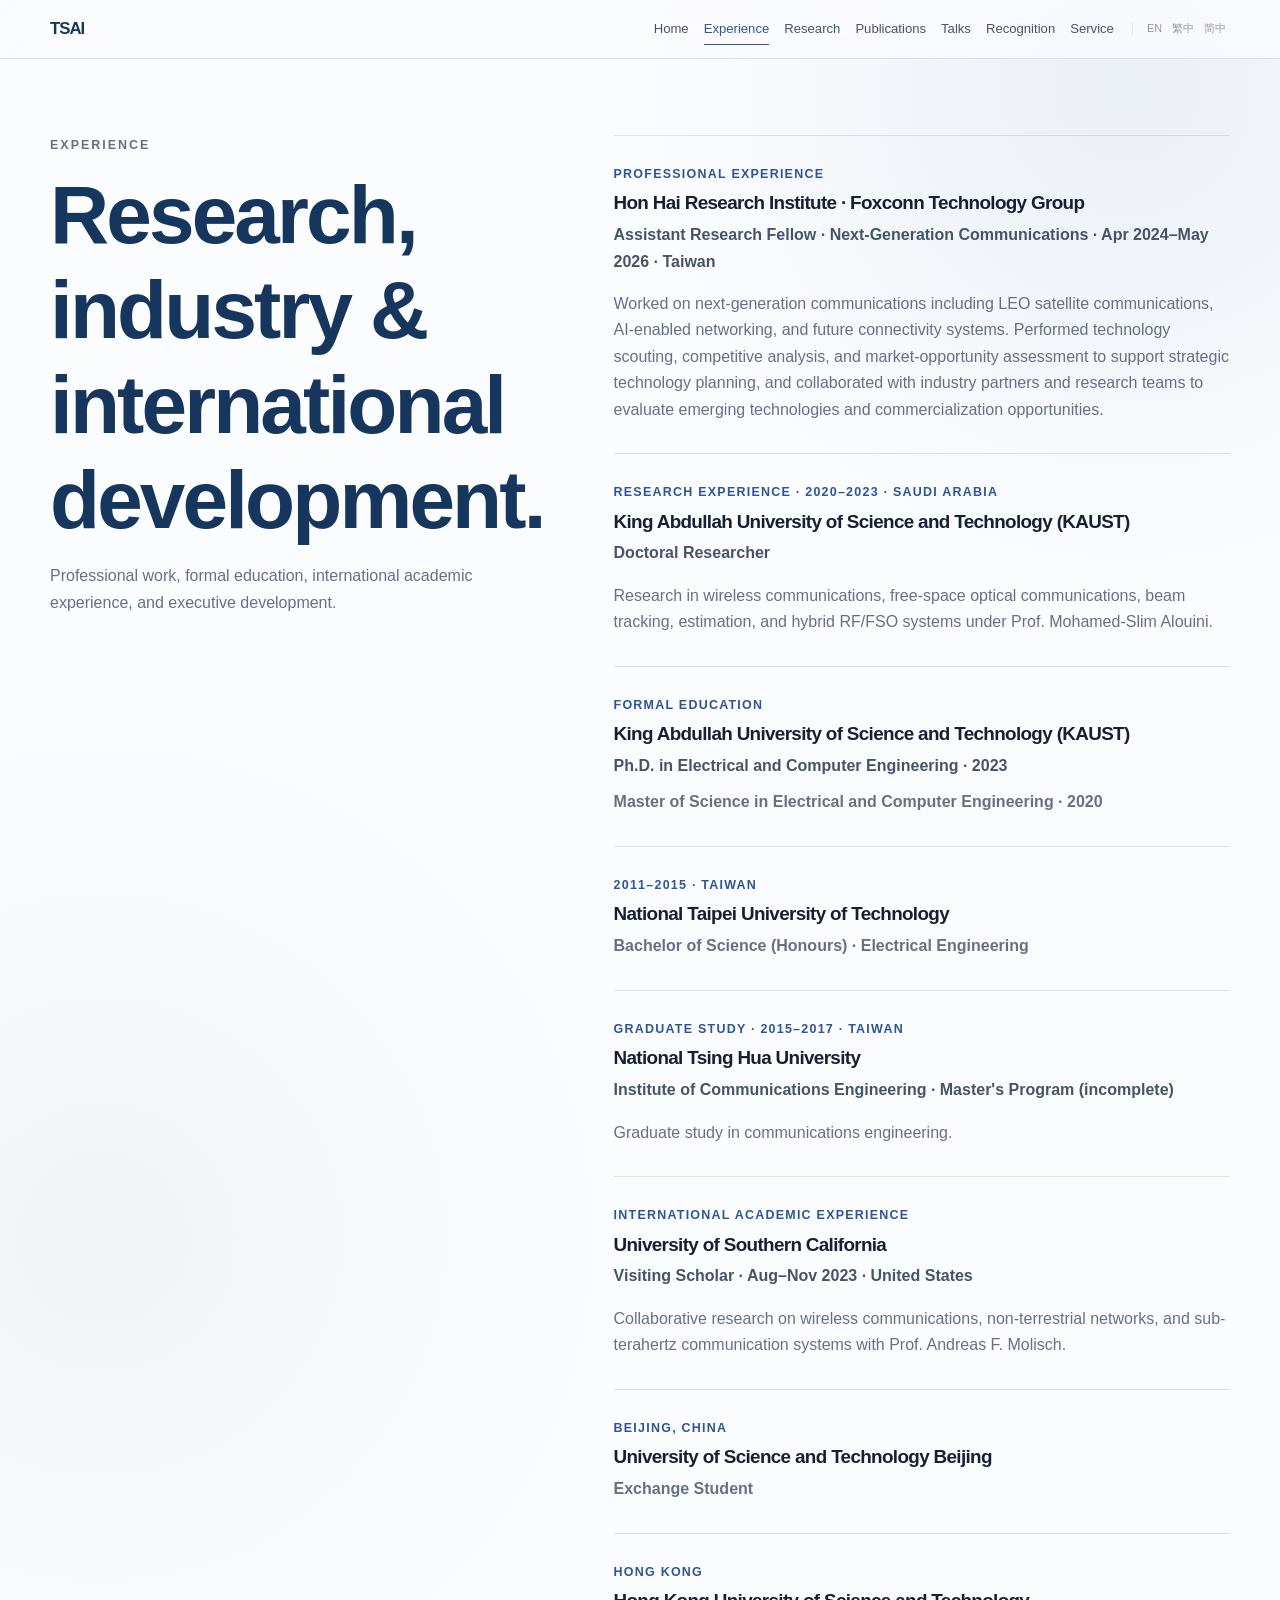
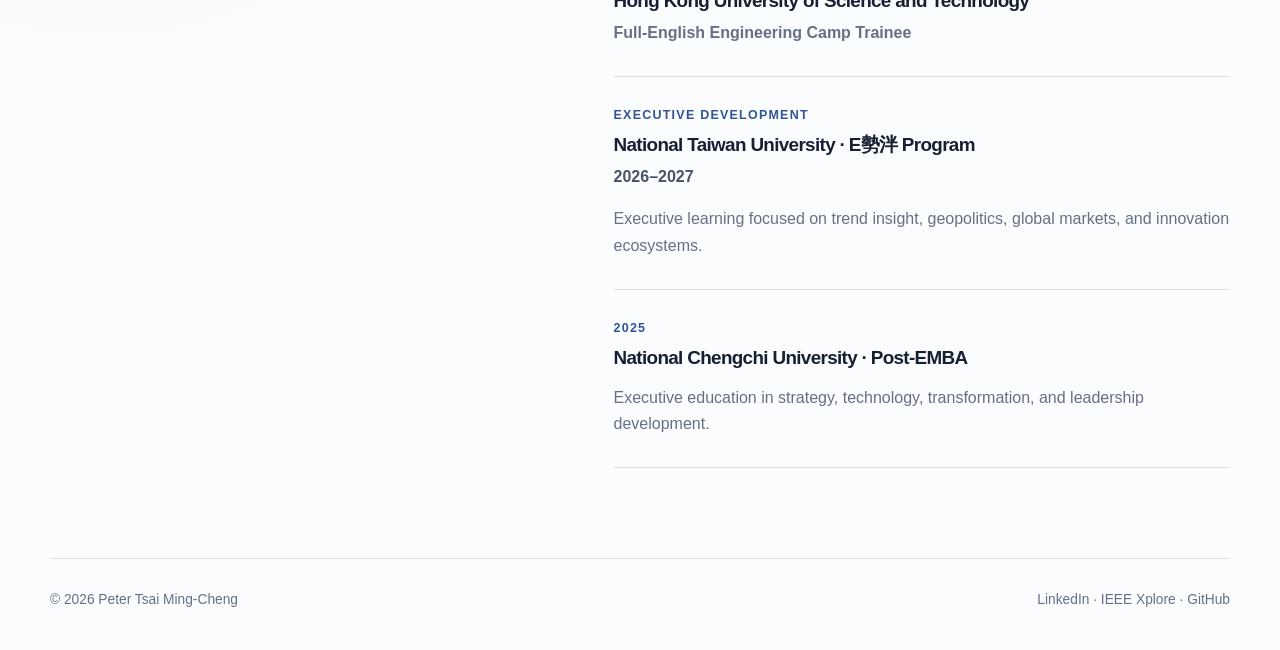
<file: en/experience.html>
<!doctype html><html lang="en"><head><meta charset="utf-8"><meta name="viewport" content="width=device-width,initial-scale=1"><title>Experience — Peter Tsai Ming-Cheng, Ph.D.</title><link rel="stylesheet" href="/styles.css"></head><body><header class="site-header"><a class="brand wordmark" href="/en/"><span>TS</span><span class="brand-ai">AI</span></a><div class="header-right"><nav class="main-nav"><a href="/en/">Home</a><a aria-current="page" href="/en/experience.html">Experience</a><a href="/en/research.html">Research</a><a href="/en/publications.html">Publications</a><a href="/en/talks.html">Talks</a><a href="/en/recognition.html">Recognition</a><a href="/en/engagement.html">Service</a></nav><nav class="lang-nav"><a href="/en/experience.html">EN</a><a href="/zh-tw/experience.html">繁中</a><a href="/zh-cn/experience.html">简中</a></nav></div></header><main class="content-page shell"><div class="content-grid"><aside class="side-intro"><p class="eyebrow">Experience</p><h1>Research, industry & international development.</h1><p>Professional work, formal education, international academic experience, and executive development.</p></aside><section class="stack"><article class="entry section-marker"><p class="meta">PROFESSIONAL EXPERIENCE</p><h3>Hon Hai Research Institute · Foxconn Technology Group</h3><p class="role">Assistant Research Fellow · Next-Generation Communications · Apr 2024–May 2026 · Taiwan</p><p>Worked on next-generation communications including LEO satellite communications, AI-enabled networking, and future connectivity systems. Performed technology scouting, competitive analysis, and market-opportunity assessment to support strategic technology planning, and collaborated with industry partners and research teams to evaluate emerging technologies and commercialization opportunities.</p></article><article class="entry"><p class="meta">RESEARCH EXPERIENCE · 2020–2023 · SAUDI ARABIA</p><h3>King Abdullah University of Science and Technology (KAUST)</h3><p class="role">Doctoral Researcher</p><p>Research in wireless communications, free-space optical communications, beam tracking, estimation, and hybrid RF/FSO systems under Prof. Mohamed-Slim Alouini.</p></article><article class="entry section-marker"><p class="meta">FORMAL EDUCATION</p><h3>King Abdullah University of Science and Technology (KAUST)</h3><p class="role">Ph.D. in Electrical and Computer Engineering · 2023</p><p class="role">Master of Science in Electrical and Computer Engineering · 2020</p></article><article class="entry"><p class="meta">2011–2015 · TAIWAN</p><h3>National Taipei University of Technology</h3><p class="role">Bachelor of Science (Honours) · Electrical Engineering</p></article><article class="entry"><p class="meta">GRADUATE STUDY · 2015–2017 · TAIWAN</p><h3>National Tsing Hua University</h3><p class="role">Institute of Communications Engineering · Master's Program (incomplete)</p><p>Graduate study in communications engineering.</p></article><article class="entry section-marker"><p class="meta">INTERNATIONAL ACADEMIC EXPERIENCE</p><h3>University of Southern California</h3><p class="role">Visiting Scholar · Aug–Nov 2023 · United States</p><p>Collaborative research on wireless communications, non-terrestrial networks, and sub-terahertz communication systems with Prof. Andreas F. Molisch.</p></article><article class="entry"><p class="meta">BEIJING, CHINA</p><h3>University of Science and Technology Beijing</h3><p class="role">Exchange Student</p></article><article class="entry"><p class="meta">HONG KONG</p><h3>Hong Kong University of Science and Technology</h3><p class="role">Full-English Engineering Camp Trainee</p></article><article class="entry section-marker"><p class="meta">EXECUTIVE DEVELOPMENT</p><h3>National Taiwan University · E勢泮 Program</h3><p class="role">2026–2027</p><p>Executive learning focused on trend insight, geopolitics, global markets, and innovation ecosystems.</p></article><article class="entry"><p class="meta">2025</p><h3>National Chengchi University · Post-EMBA</h3><p>Executive education in strategy, technology, transformation, and leadership development.</p></article></section></div></main><footer class="site-footer shell"><span>© 2026 Peter Tsai Ming-Cheng</span><span><a href="https://www.linkedin.com/in/ming-cheng-tsai-6693b1218/">LinkedIn</a> · <a href="https://ieeexplore.ieee.org/author/37086638202">IEEE Xplore</a> · <a href="https://github.com/petertsaixai">GitHub</a></span></footer></body></html>
</file>
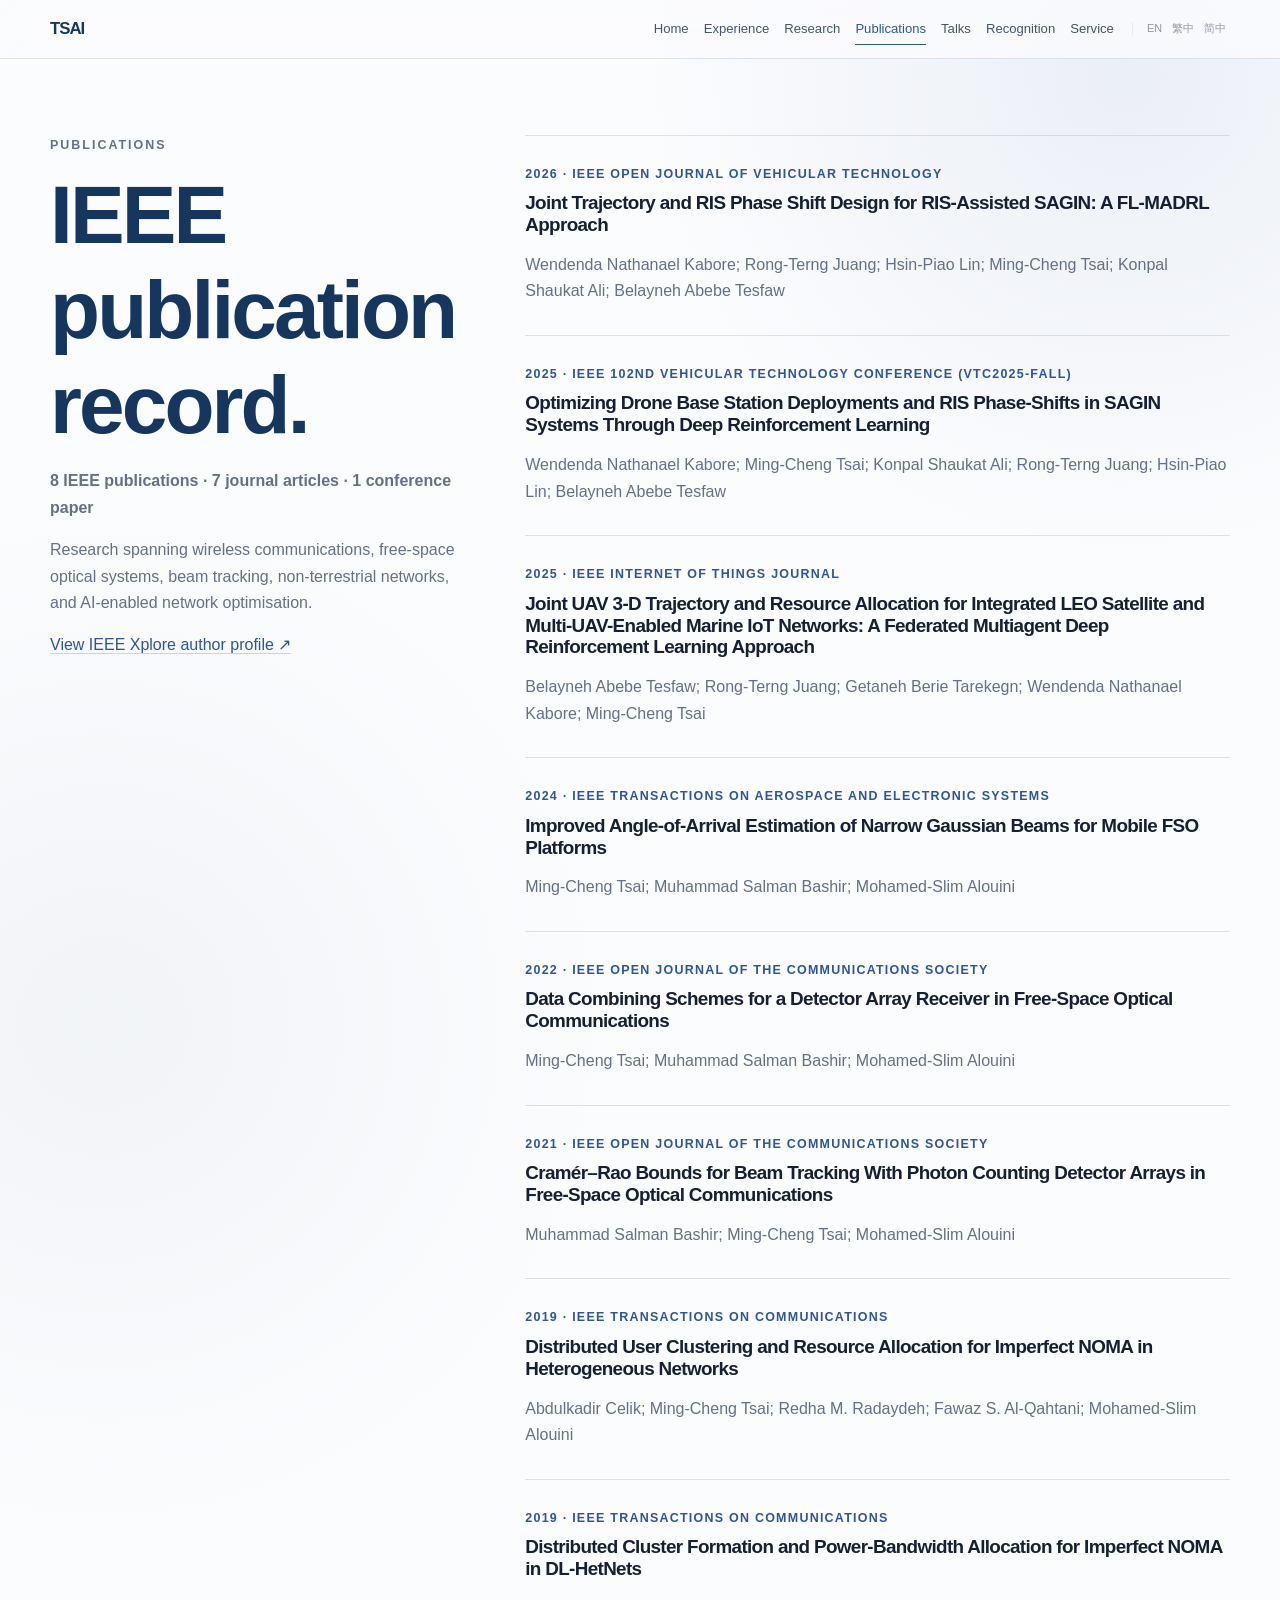
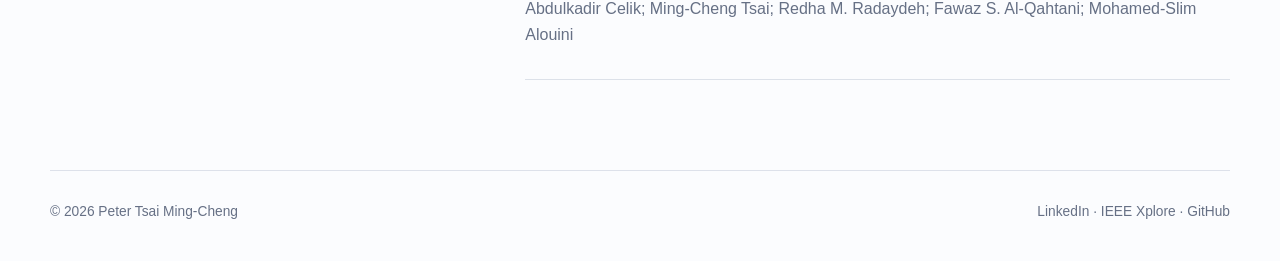
<file: en/publications.html>
<!doctype html><html lang="en"><head><meta charset="utf-8"><meta name="viewport" content="width=device-width,initial-scale=1"><title>Publications — Peter Tsai Ming-Cheng, Ph.D.</title><link rel="stylesheet" href="/styles.css"></head><body><header class="site-header"><a class="brand wordmark" href="/en/"><span>TS</span><span class="brand-ai">AI</span></a><div class="header-right"><nav class="main-nav"><a href="/en/">Home</a><a href="/en/experience.html">Experience</a><a href="/en/research.html">Research</a><a aria-current="page" href="/en/publications.html">Publications</a><a href="/en/talks.html">Talks</a><a href="/en/recognition.html">Recognition</a><a href="/en/engagement.html">Service</a></nav><nav class="lang-nav"><a href="/en/publications.html">EN</a><a href="/zh-tw/publications.html">繁中</a><a href="/zh-cn/publications.html">简中</a></nav></div></header><main class="content-page shell"><div class="content-grid"><aside class="side-intro"><p class="eyebrow">Publications</p><h1>IEEE publication record.</h1><p><strong>8 IEEE publications · 7 journal articles · 1 conference paper</strong></p><p>Research spanning wireless communications, free-space optical systems, beam tracking, non-terrestrial networks, and AI-enabled network optimisation.</p><p><a class="text-link" href="https://ieeexplore.ieee.org/author/37086638202">View IEEE Xplore author profile ↗</a></p></aside><section class="stack"><article class="entry"><p class="meta">2026 · IEEE OPEN JOURNAL OF VEHICULAR TECHNOLOGY</p><h3>Joint Trajectory and RIS Phase Shift Design for RIS-Assisted SAGIN: A FL-MADRL Approach</h3><p>Wendenda Nathanael Kabore; Rong-Terng Juang; Hsin-Piao Lin; Ming-Cheng Tsai; Konpal Shaukat Ali; Belayneh Abebe Tesfaw</p></article><article class="entry"><p class="meta">2025 · IEEE 102ND VEHICULAR TECHNOLOGY CONFERENCE (VTC2025-FALL)</p><h3>Optimizing Drone Base Station Deployments and RIS Phase-Shifts in SAGIN Systems Through Deep Reinforcement Learning</h3><p>Wendenda Nathanael Kabore; Ming-Cheng Tsai; Konpal Shaukat Ali; Rong-Terng Juang; Hsin-Piao Lin; Belayneh Abebe Tesfaw</p></article><article class="entry"><p class="meta">2025 · IEEE INTERNET OF THINGS JOURNAL</p><h3>Joint UAV 3-D Trajectory and Resource Allocation for Integrated LEO Satellite and Multi-UAV-Enabled Marine IoT Networks: A Federated Multiagent Deep Reinforcement Learning Approach</h3><p>Belayneh Abebe Tesfaw; Rong-Terng Juang; Getaneh Berie Tarekegn; Wendenda Nathanael Kabore; Ming-Cheng Tsai</p></article><article class="entry"><p class="meta">2024 · IEEE TRANSACTIONS ON AEROSPACE AND ELECTRONIC SYSTEMS</p><h3>Improved Angle-of-Arrival Estimation of Narrow Gaussian Beams for Mobile FSO Platforms</h3><p>Ming-Cheng Tsai; Muhammad Salman Bashir; Mohamed-Slim Alouini</p></article><article class="entry"><p class="meta">2022 · IEEE OPEN JOURNAL OF THE COMMUNICATIONS SOCIETY</p><h3>Data Combining Schemes for a Detector Array Receiver in Free-Space Optical Communications</h3><p>Ming-Cheng Tsai; Muhammad Salman Bashir; Mohamed-Slim Alouini</p></article><article class="entry"><p class="meta">2021 · IEEE OPEN JOURNAL OF THE COMMUNICATIONS SOCIETY</p><h3>Cramér–Rao Bounds for Beam Tracking With Photon Counting Detector Arrays in Free-Space Optical Communications</h3><p>Muhammad Salman Bashir; Ming-Cheng Tsai; Mohamed-Slim Alouini</p></article><article class="entry"><p class="meta">2019 · IEEE TRANSACTIONS ON COMMUNICATIONS</p><h3>Distributed User Clustering and Resource Allocation for Imperfect NOMA in Heterogeneous Networks</h3><p>Abdulkadir Celik; Ming-Cheng Tsai; Redha M. Radaydeh; Fawaz S. Al-Qahtani; Mohamed-Slim Alouini</p></article><article class="entry"><p class="meta">2019 · IEEE TRANSACTIONS ON COMMUNICATIONS</p><h3>Distributed Cluster Formation and Power-Bandwidth Allocation for Imperfect NOMA in DL-HetNets</h3><p>Abdulkadir Celik; Ming-Cheng Tsai; Redha M. Radaydeh; Fawaz S. Al-Qahtani; Mohamed-Slim Alouini</p></article></section></div></main><footer class="site-footer shell"><span>© 2026 Peter Tsai Ming-Cheng</span><span><a href="https://www.linkedin.com/in/ming-cheng-tsai-6693b1218/">LinkedIn</a> · <a href="https://ieeexplore.ieee.org/author/37086638202">IEEE Xplore</a> · <a href="https://github.com/petertsaixai">GitHub</a></span></footer></body></html>
</file>
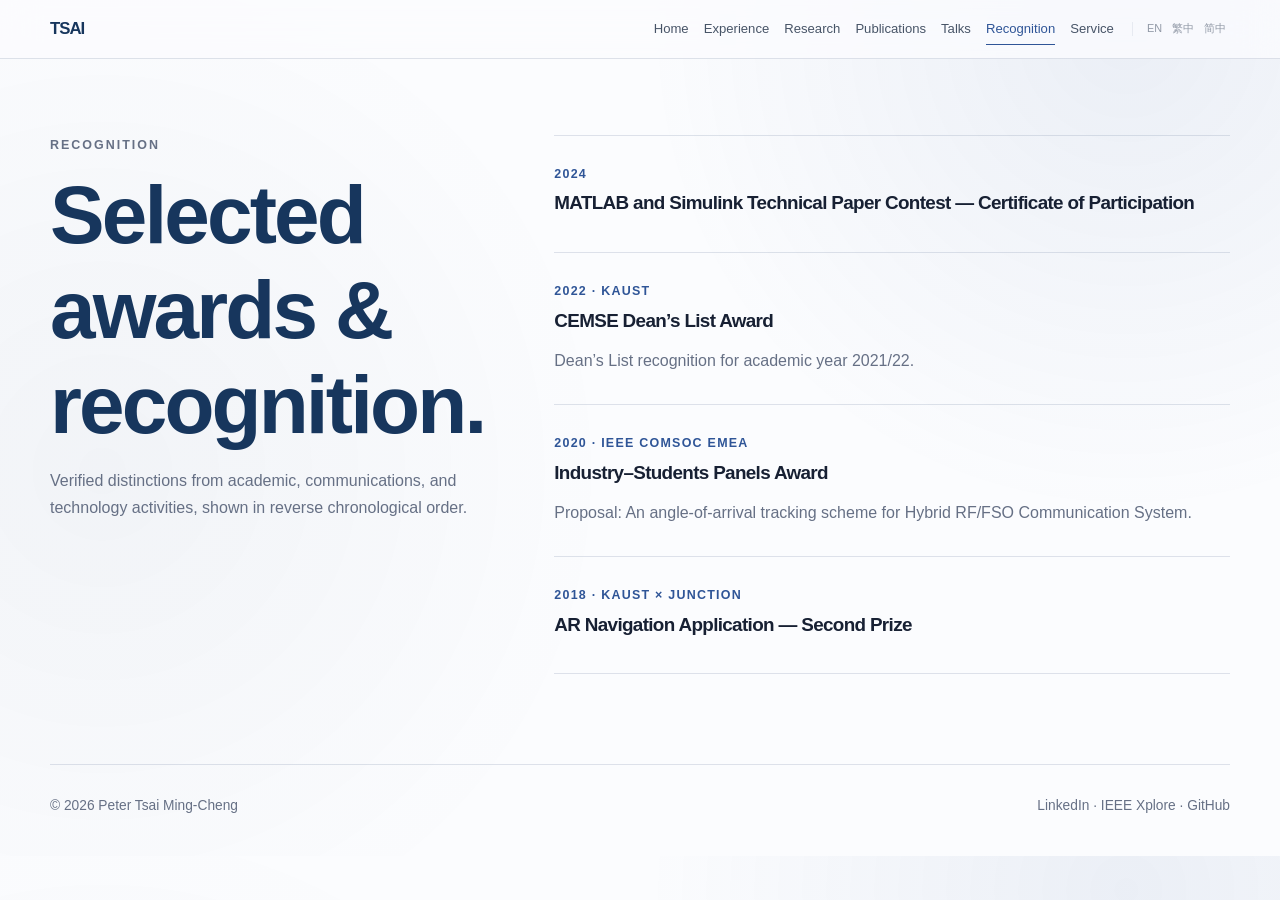
<file: en/recognition.html>
<!doctype html><html lang="en"><head><meta charset="utf-8"><meta name="viewport" content="width=device-width,initial-scale=1"><title>Recognition — Peter Tsai Ming-Cheng, Ph.D.</title><link rel="stylesheet" href="/styles.css"></head><body><header class="site-header"><a class="brand wordmark" href="/en/"><span>TS</span><span class="brand-ai">AI</span></a><div class="header-right"><nav class="main-nav"><a href="/en/">Home</a><a href="/en/experience.html">Experience</a><a href="/en/research.html">Research</a><a href="/en/publications.html">Publications</a><a href="/en/talks.html">Talks</a><a aria-current="page" href="/en/recognition.html">Recognition</a><a href="/en/engagement.html">Service</a></nav><nav class="lang-nav"><a href="/en/recognition.html">EN</a><a href="/zh-tw/recognition.html">繁中</a><a href="/zh-cn/recognition.html">简中</a></nav></div></header><main class="content-page shell"><div class="content-grid"><aside class="side-intro"><p class="eyebrow">Recognition</p><h1>Selected awards & recognition.</h1><p>Verified distinctions from academic, communications, and technology activities, shown in reverse chronological order.</p></aside><section class="stack"><article class="entry"><p class="meta">2024</p><h3>MATLAB and Simulink Technical Paper Contest — Certificate of Participation</h3></article><article class="entry"><p class="meta">2022 · KAUST</p><h3>CEMSE Dean’s List Award</h3><p>Dean’s List recognition for academic year 2021/22.</p></article><article class="entry"><p class="meta">2020 · IEEE COMSOC EMEA</p><h3>Industry–Students Panels Award</h3><p>Proposal: An angle-of-arrival tracking scheme for Hybrid RF/FSO Communication System.</p></article><article class="entry"><p class="meta">2018 · KAUST × JUNCTION</p><h3>AR Navigation Application — Second Prize</h3></article></section></div></main><footer class="site-footer shell"><span>© 2026 Peter Tsai Ming-Cheng</span><span><a href="https://www.linkedin.com/in/ming-cheng-tsai-6693b1218/">LinkedIn</a> · <a href="https://ieeexplore.ieee.org/author/37086638202">IEEE Xplore</a> · <a href="https://github.com/petertsaixai">GitHub</a></span></footer></body></html>
</file>
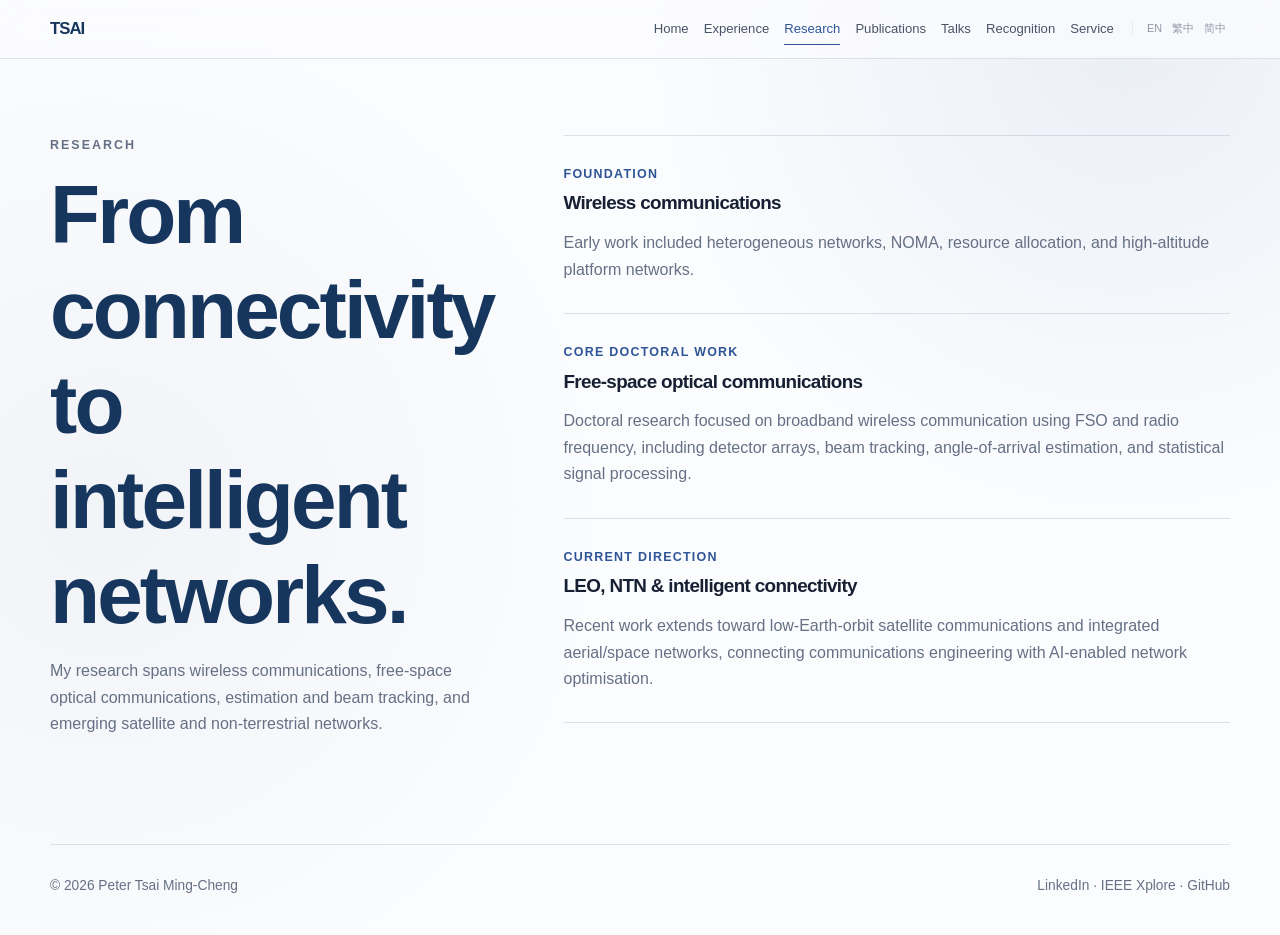
<file: en/research.html>
<!doctype html><html lang="en"><head><meta charset="utf-8"><meta name="viewport" content="width=device-width,initial-scale=1"><title>Research — Peter Tsai Ming-Cheng, Ph.D.</title><link rel="stylesheet" href="/styles.css"></head><body><header class="site-header"><a class="brand wordmark" href="/en/"><span>TS</span><span class="brand-ai">AI</span></a><div class="header-right"><nav class="main-nav"><a href="/en/">Home</a><a href="/en/experience.html">Experience</a><a aria-current="page" href="/en/research.html">Research</a><a href="/en/publications.html">Publications</a><a href="/en/talks.html">Talks</a><a href="/en/recognition.html">Recognition</a><a href="/en/engagement.html">Service</a></nav><nav class="lang-nav"><a href="/en/research.html">EN</a><a href="/zh-tw/research.html">繁中</a><a href="/zh-cn/research.html">简中</a></nav></div></header><main class="content-page shell"><div class="content-grid"><aside class="side-intro"><p class="eyebrow">Research</p><h1>From connectivity to intelligent networks.</h1><p>My research spans wireless communications, free-space optical communications, estimation and beam tracking, and emerging satellite and non-terrestrial networks.</p></aside><section class="stack"><article class="entry"><p class="meta">FOUNDATION</p><h3>Wireless communications</h3><p>Early work included heterogeneous networks, NOMA, resource allocation, and high-altitude platform networks.</p></article><article class="entry"><p class="meta">CORE DOCTORAL WORK</p><h3>Free-space optical communications</h3><p>Doctoral research focused on broadband wireless communication using FSO and radio frequency, including detector arrays, beam tracking, angle-of-arrival estimation, and statistical signal processing.</p></article><article class="entry"><p class="meta">CURRENT DIRECTION</p><h3>LEO, NTN & intelligent connectivity</h3><p>Recent work extends toward low-Earth-orbit satellite communications and integrated aerial/space networks, connecting communications engineering with AI-enabled network optimisation.</p></article></section></div></main><footer class="site-footer shell"><span>© 2026 Peter Tsai Ming-Cheng</span><span><a href="https://www.linkedin.com/in/ming-cheng-tsai-6693b1218/">LinkedIn</a> · <a href="https://ieeexplore.ieee.org/author/37086638202">IEEE Xplore</a> · <a href="https://github.com/petertsaixai">GitHub</a></span></footer></body></html>
</file>
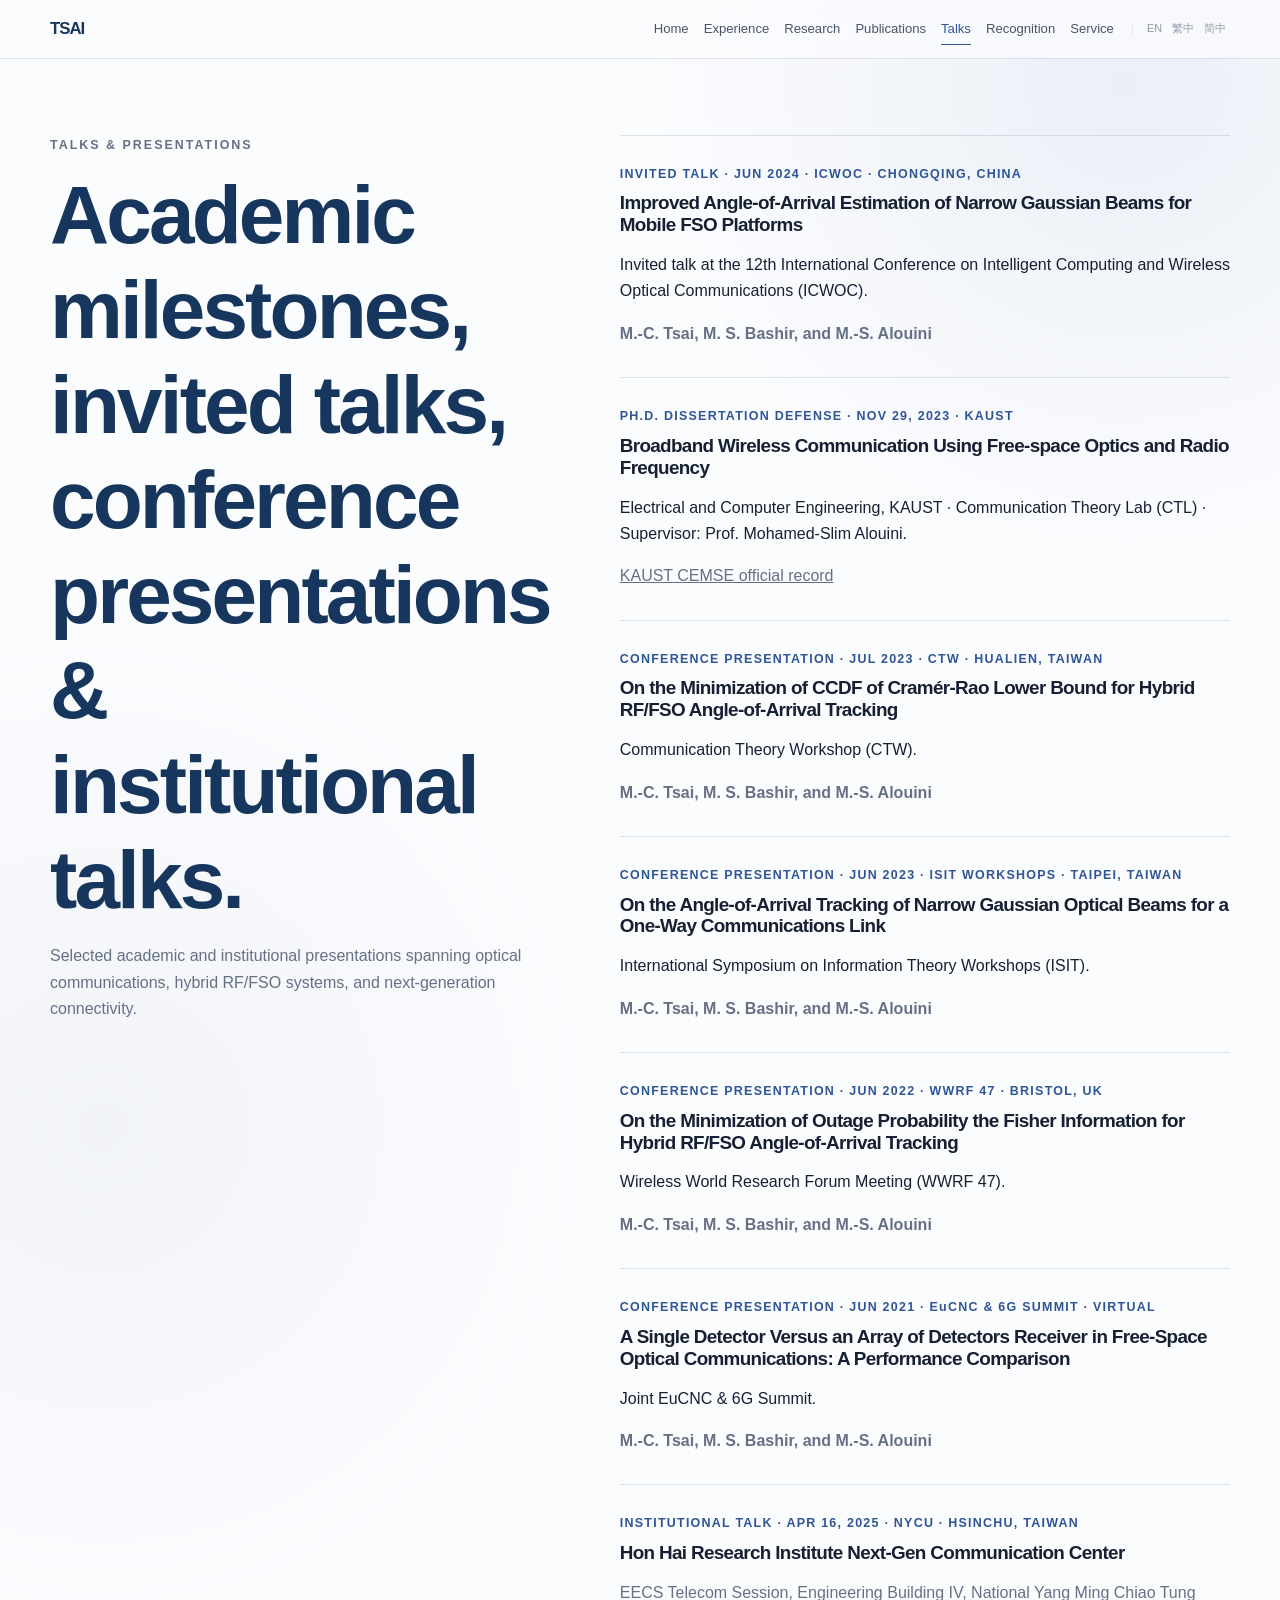
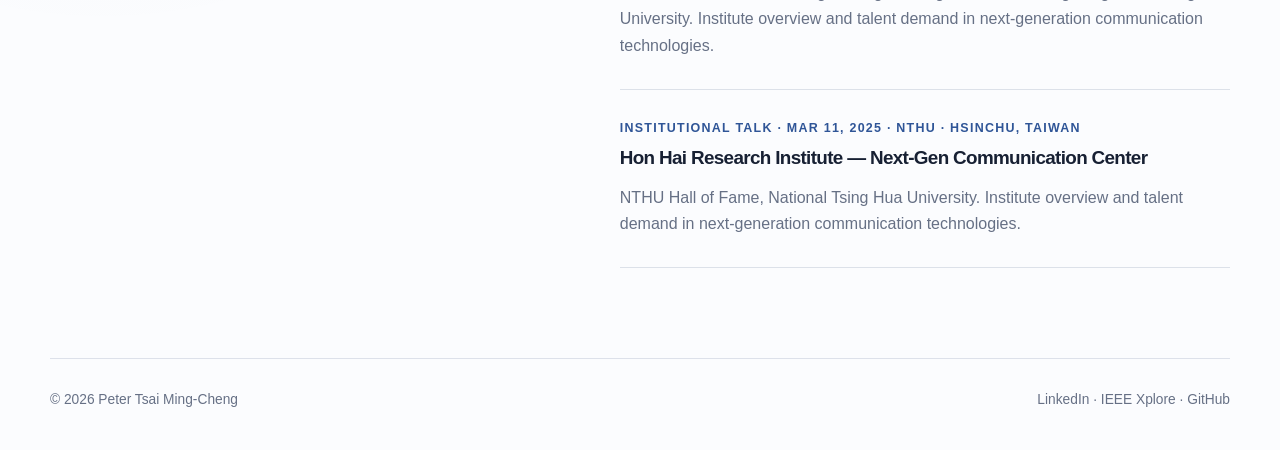
<file: en/talks.html>
<!doctype html><html lang="en"><head><meta charset="utf-8"><meta name="viewport" content="width=device-width,initial-scale=1"><title>Talks & Presentations — Peter Tsai Ming-Cheng, Ph.D.</title><link rel="stylesheet" href="/styles.css"></head><body><header class="site-header"><a class="brand wordmark" href="/en/"><span>TS</span><span class="brand-ai">AI</span></a><div class="header-right"><nav class="main-nav"><a href="/en/">Home</a><a href="/en/experience.html">Experience</a><a href="/en/research.html">Research</a><a href="/en/publications.html">Publications</a><a aria-current="page" href="/en/talks.html">Talks</a><a href="/en/recognition.html">Recognition</a><a href="/en/engagement.html">Service</a></nav><nav class="lang-nav"><a href="/en/talks.html">EN</a><a href="/zh-tw/talks.html">繁中</a><a href="/zh-cn/talks.html">简中</a></nav></div></header><main class="content-page shell"><div class="content-grid"><aside class="side-intro"><p class="eyebrow">Talks & Presentations</p><h1>Academic milestones, invited talks, conference presentations & institutional talks.</h1><p>Selected academic and institutional presentations spanning optical communications, hybrid RF/FSO systems, and next-generation connectivity.</p></aside><section class="stack"><article class="entry"><p class="meta">INVITED TALK · JUN 2024 · ICWOC · CHONGQING, CHINA</p><h3>Improved Angle-of-Arrival Estimation of Narrow Gaussian Beams for Mobile FSO Platforms</h3><p>Invited talk at the 12th International Conference on Intelligent Computing and Wireless Optical Communications (ICWOC).</p><p class="role">M.-C. Tsai, M. S. Bashir, and M.-S. Alouini</p></article><article class="entry"><p class="meta">PH.D. DISSERTATION DEFENSE · NOV 29, 2023 · KAUST</p><h3>Broadband Wireless Communication Using Free-space Optics and Radio Frequency</h3><p>Electrical and Computer Engineering, KAUST · Communication Theory Lab (CTL) · Supervisor: Prof. Mohamed-Slim Alouini.</p><p><a href="https://cemse.kaust.edu.sa/events/by-type/phd-dissertation-defense/2023/11/29/broadband-wireless-communication-using-free">KAUST CEMSE official record</a></p></article><article class="entry"><p class="meta">CONFERENCE PRESENTATION · JUL 2023 · CTW · HUALIEN, TAIWAN</p><h3>On the Minimization of CCDF of Cramér-Rao Lower Bound for Hybrid RF/FSO Angle-of-Arrival Tracking</h3><p>Communication Theory Workshop (CTW).</p><p class="role">M.-C. Tsai, M. S. Bashir, and M.-S. Alouini</p></article><article class="entry"><p class="meta">CONFERENCE PRESENTATION · JUN 2023 · ISIT WORKSHOPS · TAIPEI, TAIWAN</p><h3>On the Angle-of-Arrival Tracking of Narrow Gaussian Optical Beams for a One-Way Communications Link</h3><p>International Symposium on Information Theory Workshops (ISIT).</p><p class="role">M.-C. Tsai, M. S. Bashir, and M.-S. Alouini</p></article><article class="entry"><p class="meta">CONFERENCE PRESENTATION · JUN 2022 · WWRF 47 · BRISTOL, UK</p><h3>On the Minimization of Outage Probability the Fisher Information for Hybrid RF/FSO Angle-of-Arrival Tracking</h3><p>Wireless World Research Forum Meeting (WWRF 47).</p><p class="role">M.-C. Tsai, M. S. Bashir, and M.-S. Alouini</p></article><article class="entry"><p class="meta">CONFERENCE PRESENTATION · JUN 2021 · EuCNC & 6G SUMMIT · VIRTUAL</p><h3>A Single Detector Versus an Array of Detectors Receiver in Free-Space Optical Communications: A Performance Comparison</h3><p>Joint EuCNC & 6G Summit.</p><p class="role">M.-C. Tsai, M. S. Bashir, and M.-S. Alouini</p></article><article class="entry"><p class="meta">INSTITUTIONAL TALK · APR 16, 2025 · NYCU · HSINCHU, TAIWAN</p><h3>Hon Hai Research Institute Next-Gen Communication Center</h3><p>EECS Telecom Session, Engineering Building IV, National Yang Ming Chiao Tung University. Institute overview and talent demand in next-generation communication technologies.</p></article><article class="entry"><p class="meta">INSTITUTIONAL TALK · MAR 11, 2025 · NTHU · HSINCHU, TAIWAN</p><h3>Hon Hai Research Institute — Next-Gen Communication Center</h3><p>NTHU Hall of Fame, National Tsing Hua University. Institute overview and talent demand in next-generation communication technologies.</p></article></section></div></main><footer class="site-footer shell"><span>© 2026 Peter Tsai Ming-Cheng</span><span><a href="https://www.linkedin.com/in/ming-cheng-tsai-6693b1218/">LinkedIn</a> · <a href="https://ieeexplore.ieee.org/author/37086638202">IEEE Xplore</a> · <a href="https://github.com/petertsaixai">GitHub</a></span></footer></body></html>
</file>
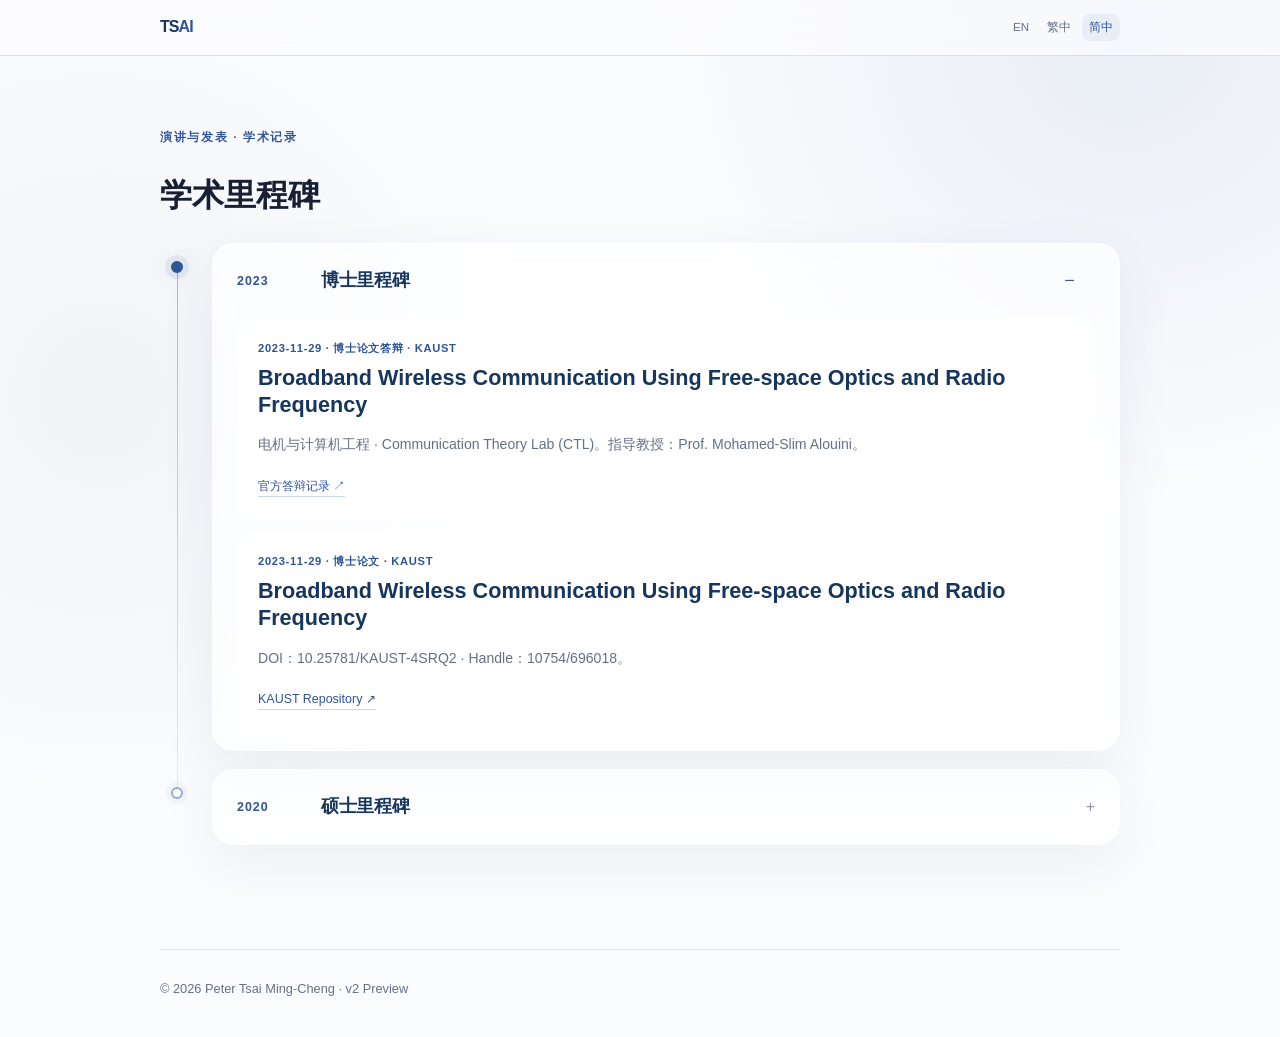
<file: v2-preview/talks-zh-cn.html>
<!doctype html><html lang="zh-Hans"><head><meta charset="utf-8"><meta name="viewport" content="width=device-width,initial-scale=1"><meta name="robots" content="noindex,nofollow"><title>学术里程碑 · Peter Tsai v2 Preview</title><link rel="stylesheet" href="/v2-preview/v2.css"><link rel="stylesheet" href="/v2-preview/timeline.css"></head><body><header class="site-header"><a class="wordmark" href="/v2-preview/zh-cn.html"><span>TS</span><span class="brand-ai">AI</span></a><nav class="locale-nav"><a href="/v2-preview/talks.html">EN</a><a href="/v2-preview/talks-zh-tw.html">繁中</a><a aria-current="true" href="/v2-preview/talks-zh-cn.html">简中</a></nav></header><main class="shell page"><p class="eyebrow">演讲与发表 · 学术记录</p><h1>学术里程碑</h1><section class="timeline milestone-timeline" aria-label="学术里程碑，由新至旧"><div class="timeline-item milestone-item"><div class="timeline-axis" aria-hidden="true"><span class="timeline-node is-latest"></span></div><div class="timeline-content"><details class="milestone glass" open><summary><span class="milestone-year">2023</span><strong>博士里程碑</strong><span class="milestone-count">2</span></summary><div class="milestone-records"><article class="record-card glass"><p class="record-meta">2023-11-29 · 博士论文答辩 · KAUST</p><h2>Broadband Wireless Communication Using Free-space Optics and Radio Frequency</h2><p class="record-detail">电机与计算机工程 · Communication Theory Lab (CTL)。指导教授：Prof. Mohamed-Slim Alouini。</p><a class="evidence-link" href="https://cemse.kaust.edu.sa/events/by-type/phd-dissertation-defense/2023/11/29/broadband-wireless-communication-using-free">官方答辩记录 ↗</a></article><article class="record-card glass"><p class="record-meta">2023-11-29 · 博士论文 · KAUST</p><h2>Broadband Wireless Communication Using Free-space Optics and Radio Frequency</h2><p class="record-detail">DOI：10.25781/KAUST-4SRQ2 · Handle：10754/696018。</p><a class="evidence-link" href="http://hdl.handle.net/10754/696018">KAUST Repository ↗</a></article></div></details></div></div><div class="timeline-item milestone-item"><div class="timeline-axis" aria-hidden="true"><span class="timeline-node"></span></div><div class="timeline-content"><details class="milestone glass"><summary><span class="milestone-year">2020</span><strong>硕士里程碑</strong><span class="milestone-count">1</span></summary><div class="milestone-records"><article class="record-card glass"><p class="record-meta">2020-04 · 硕士论文 · KAUST</p><h2>High Altitude Platform Networks (HAPNETs): Design, Deployment, and Resource Management</h2><p class="record-detail">电机与计算机工程。指导教授：Prof. Mohamed-Slim Alouini。DOI：10.25781/KAUST-I5451 · Handle：10754/662637。</p><a class="evidence-link" href="http://hdl.handle.net/10754/662637">KAUST Repository ↗</a></article></div></details></div></div></section></main><footer class="shell site-footer">© 2026 Peter Tsai Ming-Cheng · v2 Preview</footer></body></html>
</file>
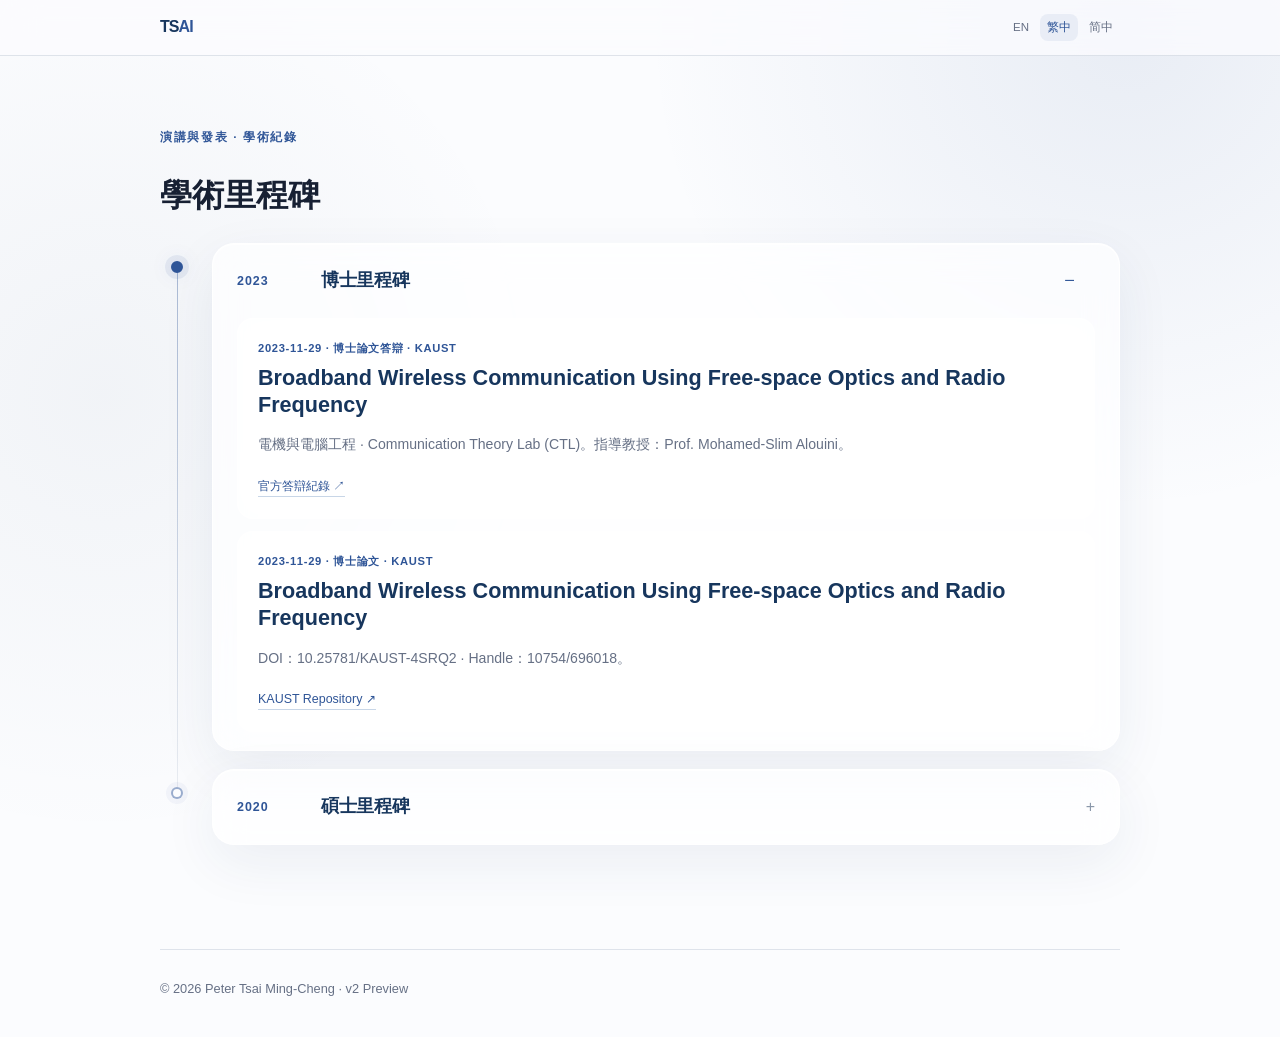
<file: v2-preview/talks-zh-tw.html>
<!doctype html><html lang="zh-Hant"><head><meta charset="utf-8"><meta name="viewport" content="width=device-width,initial-scale=1"><meta name="robots" content="noindex,nofollow"><title>學術里程碑 · Peter Tsai v2 Preview</title><link rel="stylesheet" href="/v2-preview/v2.css"><link rel="stylesheet" href="/v2-preview/timeline.css"></head><body><header class="site-header"><a class="wordmark" href="/v2-preview/zh-tw.html"><span>TS</span><span class="brand-ai">AI</span></a><nav class="locale-nav"><a href="/v2-preview/talks.html">EN</a><a aria-current="true" href="/v2-preview/talks-zh-tw.html">繁中</a><a href="/v2-preview/talks-zh-cn.html">简中</a></nav></header><main class="shell page"><p class="eyebrow">演講與發表 · 學術紀錄</p><h1>學術里程碑</h1><section class="timeline milestone-timeline" aria-label="學術里程碑，由新至舊"><div class="timeline-item milestone-item"><div class="timeline-axis" aria-hidden="true"><span class="timeline-node is-latest"></span></div><div class="timeline-content"><details class="milestone glass" open><summary><span class="milestone-year">2023</span><strong>博士里程碑</strong><span class="milestone-count">2</span></summary><div class="milestone-records"><article class="record-card glass"><p class="record-meta">2023-11-29 · 博士論文答辯 · KAUST</p><h2>Broadband Wireless Communication Using Free-space Optics and Radio Frequency</h2><p class="record-detail">電機與電腦工程 · Communication Theory Lab (CTL)。指導教授：Prof. Mohamed-Slim Alouini。</p><a class="evidence-link" href="https://cemse.kaust.edu.sa/events/by-type/phd-dissertation-defense/2023/11/29/broadband-wireless-communication-using-free">官方答辯紀錄 ↗</a></article><article class="record-card glass"><p class="record-meta">2023-11-29 · 博士論文 · KAUST</p><h2>Broadband Wireless Communication Using Free-space Optics and Radio Frequency</h2><p class="record-detail">DOI：10.25781/KAUST-4SRQ2 · Handle：10754/696018。</p><a class="evidence-link" href="http://hdl.handle.net/10754/696018">KAUST Repository ↗</a></article></div></details></div></div><div class="timeline-item milestone-item"><div class="timeline-axis" aria-hidden="true"><span class="timeline-node"></span></div><div class="timeline-content"><details class="milestone glass"><summary><span class="milestone-year">2020</span><strong>碩士里程碑</strong><span class="milestone-count">1</span></summary><div class="milestone-records"><article class="record-card glass"><p class="record-meta">2020-04 · 碩士論文 · KAUST</p><h2>High Altitude Platform Networks (HAPNETs): Design, Deployment, and Resource Management</h2><p class="record-detail">電機與電腦工程。指導教授：Prof. Mohamed-Slim Alouini。DOI：10.25781/KAUST-I5451 · Handle：10754/662637。</p><a class="evidence-link" href="http://hdl.handle.net/10754/662637">KAUST Repository ↗</a></article></div></details></div></div></section></main><footer class="shell site-footer">© 2026 Peter Tsai Ming-Cheng · v2 Preview</footer></body></html>
</file>
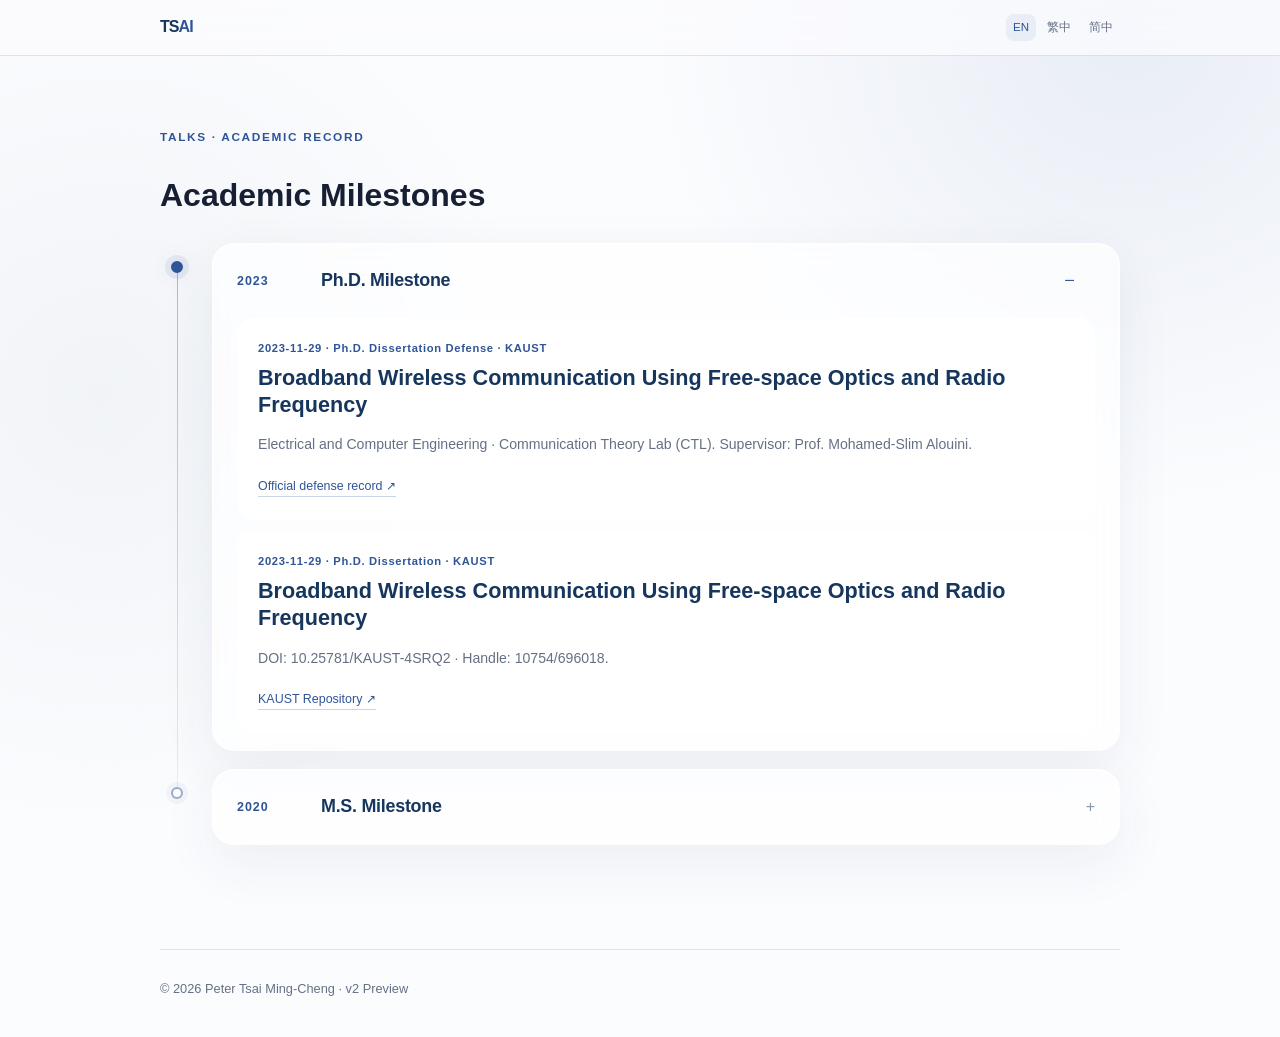
<file: v2-preview/talks.html>
<!doctype html><html lang="en"><head><meta charset="utf-8"><meta name="viewport" content="width=device-width,initial-scale=1"><meta name="robots" content="noindex,nofollow"><title>Academic Milestones · Peter Tsai v2 Preview</title><link rel="stylesheet" href="/v2-preview/v2.css"><link rel="stylesheet" href="/v2-preview/timeline.css"></head><body><header class="site-header"><a class="wordmark" href="/v2-preview/"><span>TS</span><span class="brand-ai">AI</span></a><nav class="locale-nav"><a aria-current="true" href="/v2-preview/talks.html">EN</a><a href="/v2-preview/talks-zh-tw.html">繁中</a><a href="/v2-preview/talks-zh-cn.html">简中</a></nav></header><main class="shell page"><p class="eyebrow">Talks · Academic Record</p><h1>Academic Milestones</h1><section class="timeline milestone-timeline" aria-label="Academic milestones, newest to oldest"><div class="timeline-item milestone-item"><div class="timeline-axis" aria-hidden="true"><span class="timeline-node is-latest"></span></div><div class="timeline-content"><details class="milestone glass" open><summary><span class="milestone-year">2023</span><strong>Ph.D. Milestone</strong><span class="milestone-count">2</span></summary><div class="milestone-records"><article class="record-card glass"><p class="record-meta">2023-11-29 · Ph.D. Dissertation Defense · KAUST</p><h2>Broadband Wireless Communication Using Free-space Optics and Radio Frequency</h2><p class="record-detail">Electrical and Computer Engineering · Communication Theory Lab (CTL). Supervisor: Prof. Mohamed-Slim Alouini.</p><a class="evidence-link" href="https://cemse.kaust.edu.sa/events/by-type/phd-dissertation-defense/2023/11/29/broadband-wireless-communication-using-free">Official defense record ↗</a></article><article class="record-card glass"><p class="record-meta">2023-11-29 · Ph.D. Dissertation · KAUST</p><h2>Broadband Wireless Communication Using Free-space Optics and Radio Frequency</h2><p class="record-detail">DOI: 10.25781/KAUST-4SRQ2 · Handle: 10754/696018.</p><a class="evidence-link" href="http://hdl.handle.net/10754/696018">KAUST Repository ↗</a></article></div></details></div></div><div class="timeline-item milestone-item"><div class="timeline-axis" aria-hidden="true"><span class="timeline-node"></span></div><div class="timeline-content"><details class="milestone glass"><summary><span class="milestone-year">2020</span><strong>M.S. Milestone</strong><span class="milestone-count">1</span></summary><div class="milestone-records"><article class="record-card glass"><p class="record-meta">2020-04 · M.S. Thesis · KAUST</p><h2>High Altitude Platform Networks (HAPNETs): Design, Deployment, and Resource Management</h2><p class="record-detail">Electrical and Computer Engineering. Advisor: Prof. Mohamed-Slim Alouini. DOI: 10.25781/KAUST-I5451 · Handle: 10754/662637.</p><a class="evidence-link" href="http://hdl.handle.net/10754/662637">KAUST Repository ↗</a></article></div></details></div></div></section></main><footer class="shell site-footer">© 2026 Peter Tsai Ming-Cheng · v2 Preview</footer></body></html>
</file>
<file: styles.css>
:root{--ink:#172033;--muted:#667085;--navy:#17365d;--blue:#2f5597;--pale:#edf3f9;--line:rgba(148,163,184,.30);--soft:#f7f9fc;--white:#fff;--max:1180px;--glass:rgba(255,255,255,.72);--shadow:0 20px 60px rgba(23,54,93,.08)}*{box-sizing:border-box}html{scroll-behavior:smooth;overflow-x:hidden}body{margin:0;overflow-x:hidden;color:var(--ink);background:radial-gradient(circle at 88% 4%,rgba(47,85,151,.08),transparent 30rem),radial-gradient(circle at 8% 55%,rgba(23,54,93,.045),transparent 32rem),#fbfcfe;font-family:-apple-system,BlinkMacSystemFont,"Segoe UI","PingFang TC","PingFang SC","Noto Sans TC","Noto Sans SC","Microsoft JhengHei","Microsoft YaHei",Arial,sans-serif;line-height:1.65;-webkit-font-smoothing:antialiased}a{color:inherit}.shell{width:min(calc(100% - 40px),var(--max));margin:0 auto}.site-header{position:sticky;top:0;z-index:20;display:flex;align-items:center;justify-content:space-between;padding:15px max(20px,calc((100vw - var(--max))/2));border-bottom:1px solid var(--line);background:rgba(251,252,254,.78);-webkit-backdrop-filter:blur(18px) saturate(150%);backdrop-filter:blur(18px) saturate(150%)}.brand{display:flex;align-items:baseline;text-decoration:none;font-weight:800;color:var(--navy);flex:0 0 auto;letter-spacing:-.06em}.wordmark{width:auto;height:auto;border-radius:0;background:none;font-size:1.05rem}.brand-ai{color:var(--navy);transition:color .25s ease,letter-spacing .25s ease,text-shadow .25s ease}.wordmark:hover .brand-ai{color:var(--blue);letter-spacing:.035em;text-shadow:0 0 18px rgba(47,85,151,.18)}.header-right{display:flex;align-items:center;gap:14px;min-width:0}.main-nav,.lang-nav{display:flex;align-items:center}.main-nav{gap:15px;flex-wrap:wrap;justify-content:flex-end}.main-nav a,.lang-nav a{text-decoration:none;color:#475467}.main-nav a{position:relative;font-size:.82rem;white-space:nowrap;transition:color .2s ease,background .2s ease,transform .2s ease}.main-nav a::after{content:"";position:absolute;left:50%;right:50%;bottom:-5px;height:1px;background:var(--blue);transition:left .2s ease,right .2s ease}.main-nav a[aria-current="page"],.main-nav a:hover{color:var(--blue)}.main-nav a[aria-current="page"]::after,.main-nav a:hover::after{left:0;right:0}.lang-nav{gap:2px;margin-left:2px;opacity:.58;white-space:nowrap}.lang-nav::before{content:"";width:1px;height:14px;background:var(--line);margin:0 8px 0 2px}.lang-nav a{padding:2px 4px;font-size:.68rem;transition:opacity .15s ease,color .15s ease}.lang-nav a:hover{color:var(--blue);opacity:1}.page-hero{padding:88px 0 46px;animation:quiet-rise .65s ease both}.eyebrow{margin:0 0 12px;color:var(--blue);font-size:.78rem;font-weight:800;text-transform:uppercase;letter-spacing:.16em}h1,h2,h3{line-height:1.16;letter-spacing:-.035em}h1{margin:0;color:var(--navy);font-size:clamp(2.8rem,6.4vw,5.8rem)}h2{margin:0 0 16px;font-size:clamp(2rem,4vw,3.2rem)}h3{margin:0 0 8px;font-size:1.18rem}.identity-name .identity-ai,.identity-name .identity-eng{position:relative;transition:color .25s ease,text-shadow .25s ease}.identity-name:hover .identity-ai{color:var(--blue);text-shadow:0 0 24px rgba(47,85,151,.14)}.identity-name:hover .identity-ai::after{content:"AI";position:absolute;left:50%;top:100%;transform:translateX(-50%);margin-top:5px;font-size:.48rem;line-height:1;letter-spacing:.14em;color:#8aa0bd;text-transform:uppercase}.identity-name:hover .identity-eng{color:#405d7e}.degree-line{margin:12px 0 0;color:#8a94a3;font-size:.8rem;font-weight:650;letter-spacing:.08em;text-transform:uppercase}.lead{max-width:860px;margin:24px 0 0;color:#475467;font-size:clamp(1.08rem,2vw,1.34rem)}.trajectory{display:flex;gap:12px;align-items:center;flex-wrap:wrap;margin-top:32px;color:#475467;font-weight:700;font-size:.9rem}.trajectory i{color:#98a2b3;font-style:normal}.institution-section{padding:0 0 28px}.institution-label{margin:0 0 10px;color:#98a2b3;font-size:.68rem;font-weight:800;letter-spacing:.14em;text-transform:uppercase}.institution-rail{display:grid;grid-template-columns:repeat(8,1fr);border-top:1px solid var(--line);border-bottom:1px solid var(--line)}.institution-chip{min-width:0;padding:15px 12px 13px;border-right:1px solid var(--line);text-decoration:none;transition:background .2s ease,transform .2s ease}.institution-chip:first-child{padding-left:0}.institution-chip:last-child{border-right:0}.institution-chip strong{display:block;color:#64748b;font-size:.75rem;letter-spacing:.055em;transition:color .16s ease}.institution-chip span{display:block;margin-top:2px;color:#a0a8b5;font-size:.62rem;line-height:1.35;opacity:0;transform:translateY(2px);transition:opacity .16s ease,transform .16s ease}.institution-chip:hover{background:linear-gradient(to bottom,transparent,rgba(255,255,255,.7));transform:translateY(-1px)}.institution-chip:hover strong{color:var(--navy)}.institution-chip:hover span,.institution-chip:focus-visible span{opacity:1;transform:none}.institution-note{margin:8px 0 0;color:#a0a8b5;font-size:.62rem}.portal-grid{display:grid;grid-template-columns:repeat(3,1fr);gap:16px;padding:24px 0 86px}.portal-card{position:relative;overflow:hidden;display:flex;min-height:205px;flex-direction:column;justify-content:space-between;padding:26px;border:1px solid rgba(255,255,255,.85);border-radius:18px;text-decoration:none;background:var(--glass);-webkit-backdrop-filter:blur(16px) saturate(135%);backdrop-filter:blur(16px) saturate(135%);box-shadow:inset 0 1px 0 rgba(255,255,255,.75),0 8px 28px rgba(23,54,93,.035);transition:transform .25s ease,border-color .25s ease,box-shadow .25s ease}.portal-card::before{content:"";position:absolute;inset:0;background:linear-gradient(125deg,rgba(255,255,255,.34),transparent 42%);pointer-events:none}.portal-card:hover{transform:translateY(-5px);border-color:rgba(183,200,220,.75);box-shadow:var(--shadow)}.portal-card .index{color:#8aa0bd;font-size:.76rem;font-weight:800;letter-spacing:.12em}.portal-card p{margin:10px 0 0;color:var(--muted)}.content-page{padding:76px 0 90px;animation:quiet-rise .55s ease both}.content-grid{display:grid;grid-template-columns:.72fr 1.28fr;gap:70px}.side-intro{align-self:start;position:sticky;top:105px}.side-intro p{color:var(--muted)}.text-link{color:var(--blue);text-decoration:none;border-bottom:1px solid #c8d6e7}.stack{border-top:1px solid var(--line)}.entry{padding:28px 0 30px;border-bottom:1px solid var(--line);transition:transform .2s ease,padding-left .2s ease}.entry:hover{transform:translateX(3px)}.meta{margin:0 0 8px;color:var(--blue);font-size:.78rem;font-weight:800;letter-spacing:.1em;overflow-wrap:anywhere}.role{margin:5px 0 10px;color:#475467;font-weight:700}.entry p:last-child{margin-bottom:0;color:var(--muted)}.two-col{display:grid;grid-template-columns:1fr 1fr;gap:20px}.panel{padding:28px;border:1px solid rgba(255,255,255,.82);border-radius:18px;background:var(--glass);-webkit-backdrop-filter:blur(16px);backdrop-filter:blur(16px);box-shadow:inset 0 1px 0 rgba(255,255,255,.72)}.panel.accent{background:rgba(237,243,249,.76);border-color:#cfdae7}.panel p{color:var(--muted)}.panel h3:not(:first-of-type){margin-top:28px}.spotlight-box{margin-top:24px;padding:34px;border-radius:18px;background:var(--navy);color:#fff}.spotlight-box p{color:#dce7f3}.site-footer{display:flex;justify-content:space-between;padding:30px 0 38px;border-top:1px solid var(--line);color:var(--muted);font-size:.86rem}.site-footer a{text-decoration:none}.site-footer a:hover{color:var(--blue)}@keyframes quiet-rise{from{opacity:0;transform:translateY(8px)}to{opacity:1;transform:none}}@media(max-width:1000px){.site-header{align-items:flex-start}.header-right{flex-direction:column;align-items:flex-end;gap:6px}.lang-nav::before{display:none}.lang-nav{margin-left:0}.main-nav{gap:12px}.institution-rail{grid-template-columns:repeat(4,1fr)}.institution-chip:nth-child(4){border-right:0}.institution-chip:nth-child(-n+4){border-bottom:1px solid var(--line)}.institution-chip:first-child{padding-left:12px}.portal-grid,.two-col,.content-grid{grid-template-columns:1fr}.content-grid{gap:28px}.side-intro{position:static}.page-hero{padding-top:64px}.portal-card{min-height:165px}}@media(max-width:640px){.shell{width:min(calc(100% - 28px),var(--max))}.site-header{padding:10px 14px;align-items:flex-start}.wordmark{font-size:.95rem;padding-top:5px}.header-right{width:calc(100% - 46px);max-width:none;min-width:0;align-items:stretch;gap:5px}.main-nav{display:grid;grid-template-columns:repeat(4,minmax(0,1fr));gap:4px;width:100%;max-width:100%;overflow:visible;padding:0}.main-nav a{min-width:0;padding:6px 3px;border-radius:7px;font-size:.66rem;line-height:1.15;text-align:center;white-space:normal;overflow-wrap:anywhere}.main-nav a::after{display:none}.main-nav a[aria-current="page"]{background:rgba(47,85,151,.08);color:var(--blue)}.main-nav a:active{background:rgba(47,85,151,.13);transform:scale(.97)}.lang-nav{align-self:flex-end;opacity:.68}.lang-nav a{font-size:.64rem;padding:3px 4px;border-radius:6px}.lang-nav a:active{background:rgba(47,85,151,.10);color:var(--blue)}.page-hero{padding-top:48px;padding-bottom:30px}.institution-section{padding-bottom:18px}.institution-rail{display:grid;grid-template-columns:repeat(2,minmax(0,1fr));overflow:visible}.institution-chip{min-width:0;padding:13px 10px!important;border-right:1px solid var(--line);border-bottom:1px solid var(--line)!important}.institution-chip:nth-child(even){border-right:0}.institution-chip:nth-last-child(-n+2){border-bottom:0!important}.institution-chip span{opacity:1;transform:none;font-size:.58rem}.institution-chip:active{background:rgba(237,243,249,.72);transform:scale(.985)}.institution-note{display:none}.portal-grid{padding-bottom:64px}.portal-card{min-height:142px;padding:22px}.portal-card:active{transform:scale(.985);border-color:rgba(183,200,220,.85);box-shadow:0 12px 30px rgba(23,54,93,.08)}h1{font-size:clamp(2.25rem,11vw,2.75rem);overflow-wrap:anywhere}.identity-name:hover .identity-ai::after{display:none}.identity-name:active .identity-ai{color:var(--blue);text-shadow:0 0 20px rgba(47,85,151,.14)}.entry:hover{transform:none}.entry:active{transform:translateX(2px)}.site-footer{gap:14px;flex-direction:column}.content-page{padding-top:48px}}@media(prefers-reduced-motion:reduce){html{scroll-behavior:auto}*,*::before,*::after{animation-duration:.001ms!important;animation-iteration-count:1!important;transition-duration:.001ms!important;scroll-behavior:auto!important}}
</file>
<file: v2-preview/v2.css>
:root{--ink:#172033;--navy:#17365d;--blue:#2f5597;--muted:#667085;--line:rgba(148,163,184,.28);--surface:rgba(255,255,255,.70);--shadow:0 18px 55px rgba(23,54,93,.07)}*{box-sizing:border-box}html{overflow-x:hidden}body{margin:0;overflow-x:hidden;color:var(--ink);background:radial-gradient(circle at 88% 3%,rgba(47,85,151,.09),transparent 30rem),radial-gradient(circle at 8% 38%,rgba(23,54,93,.045),transparent 28rem),#fbfcfe;font:16px/1.65 -apple-system,BlinkMacSystemFont,"Segoe UI","PingFang TC","PingFang SC",sans-serif;-webkit-font-smoothing:antialiased}.shell{width:min(calc(100% - 40px),960px);margin-inline:auto}.site-header{position:sticky;top:0;z-index:10;display:flex;justify-content:space-between;align-items:center;padding:14px max(20px,calc((100vw - 960px)/2));border-bottom:1px solid var(--line);background:rgba(251,252,254,.78);-webkit-backdrop-filter:blur(18px) saturate(150%);backdrop-filter:blur(18px) saturate(150%)}.wordmark{text-decoration:none;color:var(--navy);font-weight:850;letter-spacing:-.06em}.brand-ai{color:var(--blue)}.locale-nav{display:flex;gap:4px}.locale-nav a{padding:4px 7px;border-radius:8px;color:var(--muted);font-size:.72rem;text-decoration:none}.locale-nav a[aria-current]{color:var(--blue);background:rgba(47,85,151,.07)}.page{padding-block:72px 86px}.eyebrow{margin:0 0 10px;color:var(--blue);font-size:.74rem;font-weight:800;letter-spacing:.14em;text-transform:uppercase}.identity-hero{display:grid;grid-template-columns:minmax(0,1fr) 210px;gap:54px;align-items:center;min-height:390px;margin-bottom:26px}.identity-title{margin:0;color:var(--navy);font-size:clamp(2.7rem,6.5vw,4.7rem);line-height:.98;letter-spacing:-.045em}.identity-ai,.identity-eng{transition:color .26s ease,text-shadow .26s ease,letter-spacing .26s ease}.identity-title:hover .identity-ai{color:var(--blue);text-shadow:0 0 24px rgba(47,85,151,.18);letter-spacing:.018em}.identity-title:hover .identity-eng{color:#405d7e}.degree-line{margin:14px 0 0;color:#8a94a3;font-size:.72rem;font-weight:700;letter-spacing:.09em;text-transform:uppercase}.identity-lead{max-width:650px;margin:24px 0 0;color:#475467;font-size:1.08rem}.glass{border:1px solid rgba(255,255,255,.88);background:var(--surface);-webkit-backdrop-filter:blur(16px) saturate(135%);backdrop-filter:blur(16px) saturate(135%);box-shadow:inset 0 1px 0 rgba(255,255,255,.75),var(--shadow)}.portrait-glass{position:relative;width:210px;height:250px;margin:0;padding:12px;border-radius:32px;overflow:hidden;transform:rotate(1.5deg);transition:transform .26s ease,box-shadow .26s ease}.portrait-glass:hover{transform:rotate(0) translateY(-4px);box-shadow:0 28px 72px rgba(23,54,93,.14)}.portrait-glass img{width:100%;height:100%;border-radius:23px;object-fit:cover}.portrait-signal{position:absolute;right:7px;bottom:22px;width:8px;height:8px;border-radius:50%;background:var(--blue);box-shadow:0 0 0 7px rgba(47,85,151,.08),0 0 24px rgba(47,85,151,.35);animation:signal 3.8s ease-in-out infinite}.home-trajectory{margin:0 0 38px;color:#475467;font-weight:700}.institution-section{margin:0 0 44px}.institution-label{margin:0 0 10px;color:#98a2b3;font-size:.68rem;font-weight:800;letter-spacing:.14em;text-transform:uppercase}.institution-rail{display:grid;grid-template-columns:repeat(4,minmax(0,1fr));border-block:1px solid var(--line)}.institution-chip{min-width:0;padding:15px 12px;border-right:1px solid var(--line);text-decoration:none}.institution-chip:nth-child(4n){border-right:0}.institution-chip:nth-child(-n+4){border-bottom:1px solid var(--line)}.institution-chip strong{display:block;color:#64748b;font-size:.75rem;letter-spacing:.055em}.institution-chip span{display:block;margin-top:2px;color:#98a2b3;font-size:.62rem;line-height:1.35}.institution-note{margin:8px 0 0;color:#98a2b3;font-size:.62rem}.portal-grid{display:grid;grid-template-columns:repeat(2,minmax(0,1fr));gap:14px;margin-top:50px}.portal-card{display:grid;grid-template-columns:36px minmax(0,1fr) 20px;gap:14px;align-items:start;min-height:142px;padding:24px;border-radius:22px;color:inherit;text-decoration:none;transition:transform .26s ease,box-shadow .26s ease}.portal-card:hover{transform:translateY(-3px);box-shadow:0 24px 68px rgba(23,54,93,.11)}.portal-index{color:#a4afbd;font-size:.66rem;font-weight:800}.portal-copy strong{display:block;color:var(--navy);font-size:1.12rem}.portal-copy small{display:block;margin-top:8px;color:var(--muted);font-size:.78rem;line-height:1.5}.portal-arrow{color:#a7b2c0}.site-footer{padding:28px 0 38px;border-top:1px solid var(--line);color:var(--muted);font-size:.8rem}@keyframes signal{0%,100%{opacity:.55;transform:scale(.9)}50%{opacity:1;transform:scale(1.08)}}@media(max-width:700px){.shell{width:min(calc(100% - 28px),960px)}.site-header{padding:10px 14px}.page{padding-block:40px 64px}.identity-hero{grid-template-columns:1fr;gap:24px;min-height:0;margin-bottom:34px}.identity-title{font-size:clamp(2.35rem,11vw,3.2rem)}.identity-lead{font-size:1rem}.portrait-glass{width:118px;height:138px;padding:7px;border-radius:23px;transform:rotate(1deg)}.portrait-glass img{border-radius:17px}.institution-rail{grid-template-columns:repeat(2,minmax(0,1fr))}.institution-chip{padding:13px 10px;border-right:1px solid var(--line);border-bottom:1px solid var(--line)!important}.institution-chip:nth-child(even){border-right:0}.institution-chip:nth-last-child(-n+2){border-bottom:0!important}.portal-grid{grid-template-columns:1fr;gap:10px;margin-top:38px}.portal-card{grid-template-columns:30px minmax(0,1fr) 18px;min-height:0;padding:18px;border-radius:18px}.portal-card:active{transform:scale(.988);background:rgba(255,255,255,.84)}}@media(prefers-reduced-motion:reduce){*,*::before,*::after{animation-duration:.001ms!important;animation-iteration-count:1!important;transition-duration:.001ms!important}.portrait-signal{animation:none}}
</file>
<file: v2-preview/timeline.css>
.timeline{position:relative;margin-top:10px}.timeline-item{display:grid;grid-template-columns:34px minmax(0,1fr);gap:18px;position:relative}.timeline-axis{position:relative;display:flex;justify-content:center}.timeline-axis::after{content:"";position:absolute;top:18px;bottom:-18px;width:1px;background:linear-gradient(to bottom,rgba(47,85,151,.38),rgba(148,163,184,.18))}.timeline-item:last-child .timeline-axis::after{display:none}.timeline-node{position:relative;z-index:1;width:12px;height:12px;margin-top:18px;border-radius:50%;border:2px solid rgba(47,85,151,.48);background:#fbfcfe;box-shadow:0 0 0 5px rgba(47,85,151,.045);transition:transform 180ms ease,background 180ms ease,box-shadow 180ms ease,border-color 180ms ease}.timeline-node.is-latest{background:var(--blue);border-color:var(--blue);box-shadow:0 0 0 6px rgba(47,85,151,.08),0 0 22px rgba(47,85,151,.18)}.timeline-content{padding-bottom:18px}.timeline-item:hover .timeline-node,.timeline-item:focus-within .timeline-node{transform:scale(1.18);background:var(--blue);border-color:var(--blue);box-shadow:0 0 0 7px rgba(47,85,151,.09),0 0 26px rgba(47,85,151,.2)}.milestone{border-radius:22px;overflow:hidden;transition:transform 220ms ease,box-shadow 220ms ease,border-color 220ms ease}.milestone:hover,.milestone:focus-within{transform:translateY(-2px);border-color:rgba(47,85,151,.16);box-shadow:0 24px 68px rgba(23,54,93,.1)}.milestone summary{display:grid;grid-template-columns:70px minmax(0,1fr) 30px;align-items:center;gap:14px;padding:22px 24px;cursor:pointer;list-style:none}.milestone summary::-webkit-details-marker{display:none}.milestone summary::after{content:"+";grid-column:3;grid-row:1;color:#8b98aa;font-size:1rem;text-align:right;transition:transform 220ms ease,color 220ms ease}.milestone[open] summary::after{content:"–";color:var(--blue);transform:rotate(180deg)}.milestone-year{color:var(--blue);font-size:.78rem;font-weight:850;letter-spacing:.08em}.milestone summary strong{color:var(--navy);font-size:1.12rem;letter-spacing:-.015em}.milestone-count{display:none}.milestone-records{opacity:0;transform:translateY(-4px);transition:opacity 220ms ease,transform 260ms ease}.milestone[open] .milestone-records{opacity:1;transform:none}.record-card{padding:20px;border-radius:16px}.record-meta{margin:0 0 8px;color:var(--blue);font-size:.7rem;font-weight:800;letter-spacing:.06em}.record-card h2{margin:0;color:var(--navy);font-size:clamp(1.05rem,2.5vw,1.35rem);line-height:1.25}.record-detail{color:var(--muted);font-size:.88rem}.evidence-link{display:inline-block;margin-top:5px;color:var(--blue);font-size:.78rem;text-decoration:none;border-bottom:1px solid #c8d6e7}.milestone-records>.record-card{margin:0 24px 18px;background:rgba(255,255,255,.56);box-shadow:none}.milestone-records>.record-card+.record-card{margin-top:-6px}@media(max-width:700px){.timeline-item{grid-template-columns:24px minmax(0,1fr);gap:10px}.timeline-node{width:10px;height:10px;margin-top:16px}.timeline-axis::after{top:16px;bottom:-16px}.timeline-content{padding-bottom:12px}.timeline-item:active .timeline-node{transform:scale(1.14);background:var(--blue);border-color:var(--blue)}.milestone{border-radius:18px}.milestone summary{grid-template-columns:52px minmax(0,1fr) 22px;gap:9px;padding:17px 16px}.milestone summary strong{font-size:1rem}.milestone-records>.record-card{margin:0 14px 14px;padding:16px;border-radius:14px}.milestone-records>.record-card+.record-card{margin-top:-4px}}@media(prefers-reduced-motion:reduce){.timeline-node,.milestone,.milestone summary::after,.milestone-records{transition:none}.timeline-item:hover .timeline-node,.timeline-item:focus-within .timeline-node,.milestone:hover,.milestone:focus-within{transform:none}}
</file>
